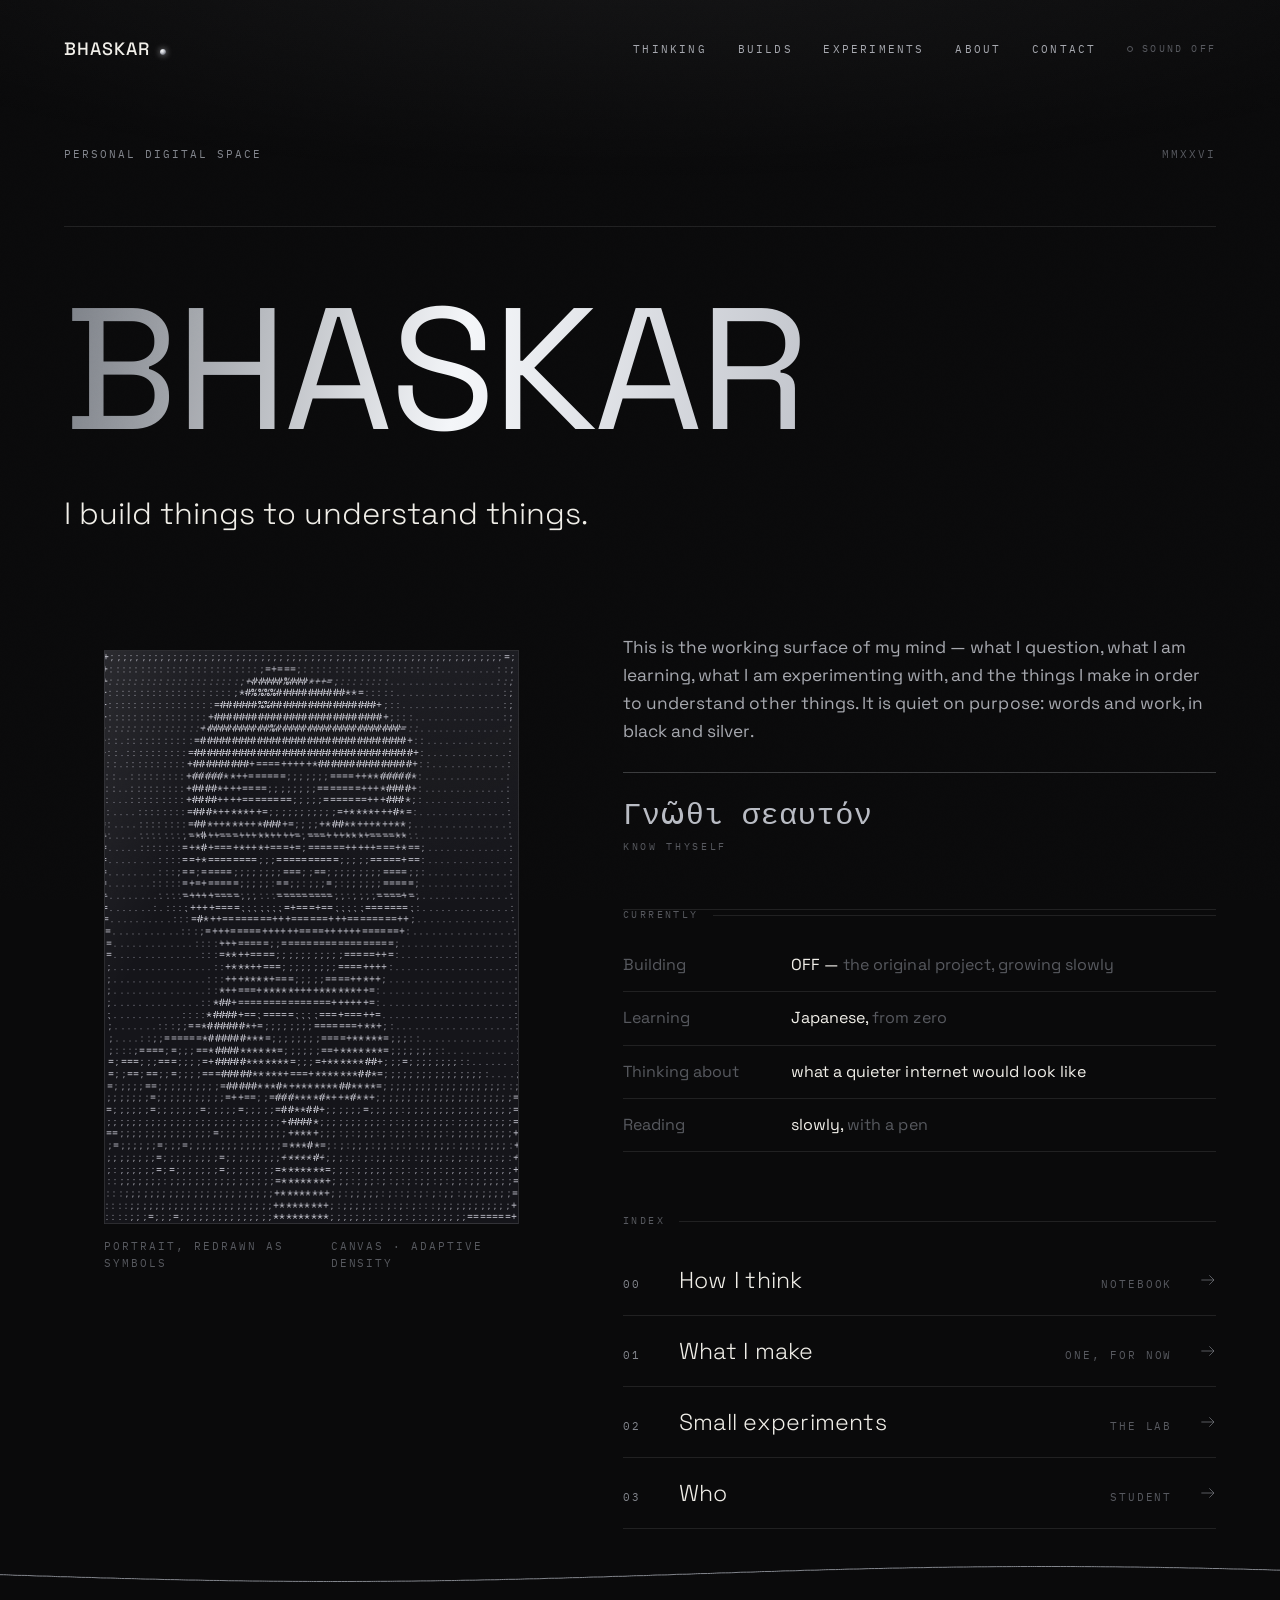
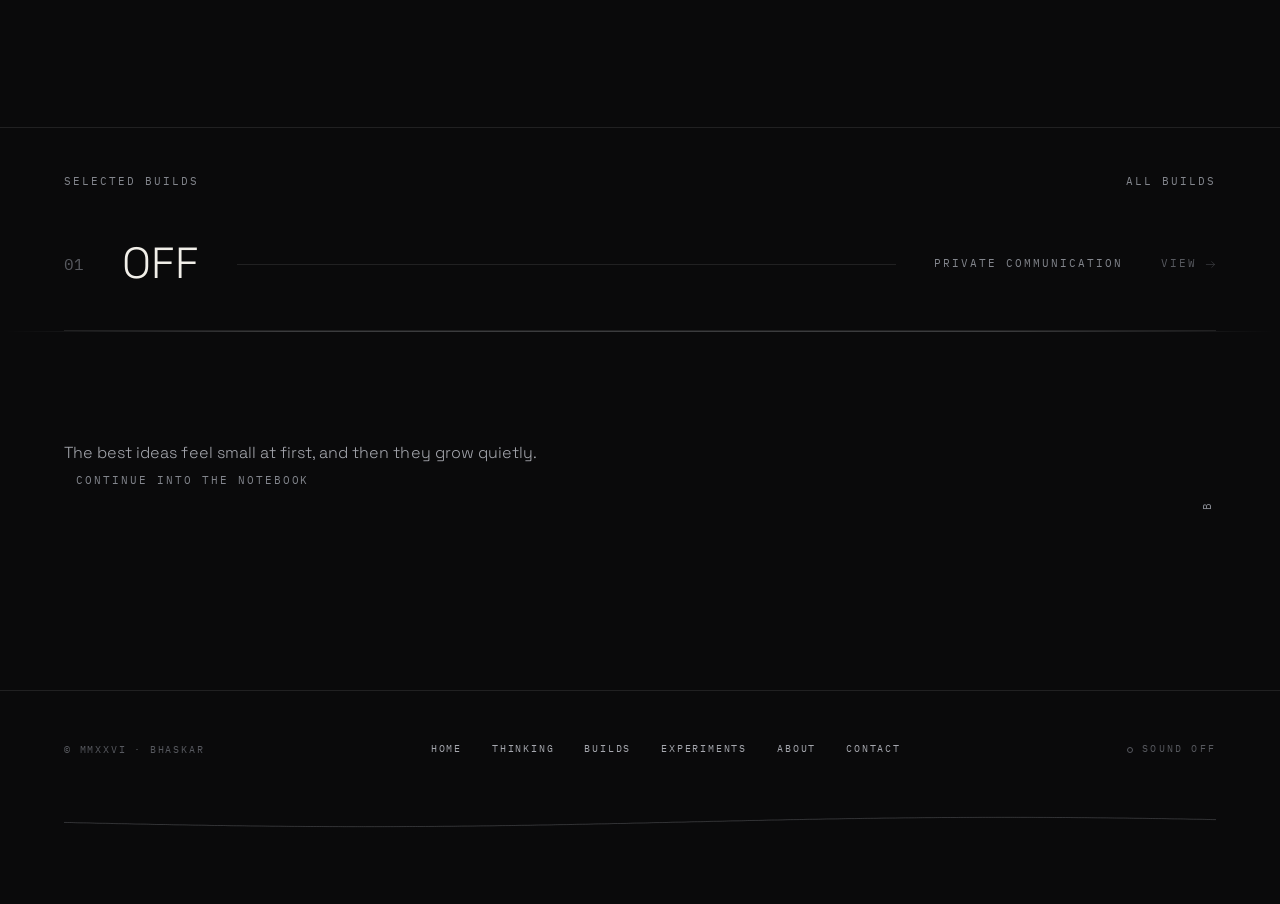
<file: index.html>
<!DOCTYPE html>
<html lang="en" class="no-js" data-base="">
<head>
  <meta charset="UTF-8">
  <meta name="viewport" content="width=device-width, initial-scale=1">
  <title>BHASKAR — builder &amp; student</title>
  <meta name="description" content="The personal digital space of Bhaskar. Thinking in public, quiet experiments, and things built to understand things.">
  <link rel="canonical" href="/">
  <link rel="icon" type="image/svg+xml" href="favicon.svg">
  <link rel="manifest" href="manifest.webmanifest">
  <meta name="theme-color" content="#0a0a0b">

  <meta property="og:type" content="website">
  <meta property="og:site_name" content="BHASKAR">
  <meta property="og:title" content="BHASKAR">
  <meta property="og:description" content="Thinking in public, quiet experiments, and things built to understand things.">
  <meta property="og:url" content="/">
  <meta name="twitter:card" content="summary">
  <meta name="twitter:title" content="BHASKAR">
  <meta name="twitter:description" content="Thinking in public, quiet experiments, and things built to understand things.">

  <link rel="preload" href="assets/fonts/SpaceGrotesk-Variable.woff2" as="font" type="font/woff2" crossorigin>
  <link rel="preload" href="assets/fonts/IBMPlexMono-Regular.woff2" as="font" type="font/woff2" crossorigin>
  <link rel="stylesheet" href="css/styles.css">

  <!-- unknown-route guard: hosts with SPA-style fallback otherwise serve
       the homepage at any missing path. Inline so it works even where
       external assets cannot resolve. -->
  <script>
    (function () {
      var p = location.pathname;
      if (location.protocol === 'file:') return;
      var known = ['/', '/index.html', '/thinking/', '/thinking/index.html',
        '/builds/', '/builds/index.html', '/builds/off/', '/builds/off/index.html',
        '/experiments/', '/experiments/index.html',
        '/about/', '/about/index.html', '/contact/', '/contact/index.html', '/404.html'];
      var assets = ['/assets/', '/css/', '/js/'];
      var statics = ['/favicon.svg', '/manifest.webmanifest', '/robots.txt', '/sitemap.xml'];
      function ok() {
        if (known.indexOf(p) !== -1) return true;
        for (var i = 0; i < assets.length; i++) if (p.indexOf(assets[i]) === 0) return true;
        for (var i = 0; i < statics.length; i++) if (p === statics[i]) return true;
        return false;
      }
      if (!ok()) {
        try { history.replaceState(null, '', p); } catch (e) {}
        location.replace('/404.html');
      }
    })();
  </script>

  <script src="js/loader.js" defer></script>
</head>
<body class="page-home">
  <div class="loader" role="status" aria-label="Loading">
    <div class="loader-inner">
      <span class="loader-word">BHASKAR<span class="dot" aria-hidden="true">.</span></span>
      <span class="loader-line" aria-hidden="true"></span>
      <span class="loader-caption mono">LOADING<span class="cursor" aria-hidden="true">_</span></span>
    </div>
  </div>


  <div class="page-shade" aria-hidden="true"></div>

  <header class="site-head wrap">
    <a class="wordmark" href="index.html" aria-label="BHASKAR — back to the top">
      BHASKAR<span class="dot" aria-hidden="true"></span>
    </a>
    <nav class="site-nav" aria-label="Primary">
      <a href="thinking/index.html">Thinking</a>
      <a href="builds/index.html">Builds</a>
      <a href="experiments/index.html">Experiments</a>
      <a href="about/index.html">About</a>
      <a href="contact/index.html">Contact</a>
      <button class="sound-toggle" type="button" data-sound-toggle aria-pressed="false" aria-label="Toggle sound">
        <span class="led" aria-hidden="true"></span><span data-sound-label>SOUND OFF</span>
      </button>
    </nav>
    <button class="menu-toggle" type="button" aria-expanded="false" aria-controls="menuPanel">MENU</button>
  </header>

  <div class="menu-panel" id="menuPanel" aria-hidden="true">
    <a href="index.html"><span class="n">00</span>Home</a>
    <a href="thinking/index.html"><span class="n">01</span>Thinking</a>
    <a href="builds/index.html"><span class="n">02</span>Builds</a>
    <a href="experiments/index.html"><span class="n">03</span>Experiments</a>
    <a href="about/index.html"><span class="n">04</span>About</a>
    <a href="contact/index.html"><span class="n">05</span>Contact</a>
    <div class="menu-foot caps">BHASKAR · MMXXVI</div>
  </div>

  <main id="main">
    <section class="home-hero wrap" aria-labelledby="home-title">
      <div class="home-meta">
        <span class="caps caps--silver">Personal digital space</span>
        <span class="caps caps--dim">MMXXVI</span>
      </div>

      <h1 id="home-title" class="home-title metal">BHASKAR</h1>

      <p class="home-lede">
        I build things to understand things.
      </p>

      <div class="home-grid">
        <figure class="portrait" data-reveal>
          <div class="portrait__frame">
            <canvas data-portrait
                    data-src="assets/images/portrait/portrait.webp"
                    data-fallback="portraitFallback"
                    aria-label="Portrait of Bhaskar redrawn as a field of characters"></canvas>
            <img id="portraitFallback"
                 src="assets/images/portrait/portrait.webp"
                 alt="Portrait of Bhaskar"
                 width="1156" height="1600"
                 loading="lazy" decoding="async" hidden>
          </div>
          <figcaption class="portrait__caption">
            <span class="caps caps--dim">Portrait, redrawn as symbols</span>
            <span class="caps caps--dim">Canvas · adaptive density</span>
          </figcaption>
        </figure>

        <div class="home-intro">
          <p class="lead" data-reveal>
            This is the working surface of my mind — what I question, what I am
            learning, what I am experimenting with, and the things I make in
            order to understand other things. It is quiet on purpose: words and
            work, in black and silver.
          </p>

          <p class="quote-row" data-reveal style="--d:.06s">
            <span class="quote-greek">Γνῶθι σεαυτόν</span>
            <span class="quote-trans caps caps--silver">Know thyself</span>
          </p>

          <section class="currently" aria-label="Currently" data-reveal>
            <h2 class="block-label">Currently</h2>
            <dl>
              <div class="row"><dt>Building</dt><dd>OFF — <span class="t">the original project, growing slowly</span></dd></div>
              <div class="row"><dt>Learning</dt><dd>Japanese, <span class="t">from zero</span></dd></div>
              <div class="row"><dt>Thinking about</dt><dd>what a quieter internet would look like</dd></div>
              <div class="row"><dt>Reading</dt><dd>slowly, <span class="t">with a pen</span></dd></div>
            </dl>
          </section>

          <section class="page-index" aria-label="Pages" data-reveal style="--d:.15s">
            <h2 class="block-label">Index</h2>
            <div class="row">
              <span class="n caps caps--dim">00</span>
              <a class="name" href="thinking/index.html">How I think</a>
              <span class="where caps caps--dim">Notebook</span>
              <span class="arrow" aria-hidden="true"><svg viewBox="0 0 24 24" preserveAspectRatio="none"><path d="M2 12 H21 M14 5 L21 12 L14 19"/></svg></span>
            </div>
            <div class="row">
              <span class="n caps caps--dim">01</span>
              <a class="name" href="builds/index.html">What I make</a>
              <span class="where caps caps--dim">One, for now</span>
              <span class="arrow" aria-hidden="true"><svg viewBox="0 0 24 24" preserveAspectRatio="none"><path d="M2 12 H21 M14 5 L21 12 L14 19"/></svg></span>
            </div>
            <div class="row">
              <span class="n caps caps--dim">02</span>
              <a class="name" href="experiments/index.html">Small experiments</a>
              <span class="where caps caps--dim">The lab</span>
              <span class="arrow" aria-hidden="true"><svg viewBox="0 0 24 24" preserveAspectRatio="none"><path d="M2 12 H21 M14 5 L21 12 L14 19"/></svg></span>
            </div>
            <div class="row">
              <span class="n caps caps--dim">03</span>
              <a class="name" href="about/index.html">Who</a>
              <span class="where caps caps--dim">Student</span>
              <span class="arrow" aria-hidden="true"><svg viewBox="0 0 24 24" preserveAspectRatio="none"><path d="M2 12 H21 M14 5 L21 12 L14 19"/></svg></span>
            </div>
          </section>
        </div>
      </div>
    </section>

    <svg class="wave wave--line" data-wave role="presentation" aria-hidden="true"></svg>

    <section class="selected wrap" aria-label="Selected projects">
      <div class="selected-head">
        <h2 class="caps caps--silver">Selected builds</h2>
        <a class="caps u-line" href="builds/index.html" data-sound="whoosh">All builds</a>
      </div>

      <a class="row" href="builds/off/index.html" data-sound="click">
        <span class="num mono">01</span>
        <span class="name">OFF</span>
        <span class="rule" aria-hidden="true"></span>
        <span class="tag caps">Private communication</span>
        <span class="go caps">View<span class="arrow" aria-hidden="true"><svg viewBox="0 0 24 24" preserveAspectRatio="none"><path d="M2 12 H21 M14 5 L21 12 L14 19"/></svg></span></span>
      </a>
    </section>

    <div class="wrap hair"></div>

    <div class="home-end wrap" data-reveal>
      <p class="line">
        The best ideas feel small at first, and then they grow quietly.
        <a class="u-line caps caps--silver" href="thinking/index.html" style="margin-left:12px">Continue into the notebook</a>
      </p>
      <span class="sign">B</span>
    </div>
  </main>

  <footer class="site-foot">
    <div class="foot-row">
      <span class="caps">© MMXXVI · BHASKAR</span>
      <nav class="foot-links" aria-label="Footer">
        <a href="index.html">Home</a>
        <a href="thinking/index.html">Thinking</a>
        <a href="builds/index.html">Builds</a>
        <a href="experiments/index.html">Experiments</a>
        <a href="about/index.html">About</a>
        <a href="contact/index.html">Contact</a>
      </nav>
      <button class="sound-toggle" type="button" data-sound-toggle aria-pressed="false" aria-label="Toggle sound">
        <span class="led" aria-hidden="true"></span><span data-sound-label>SOUND OFF</span>
      </button>
    </div>
    <svg class="wave wave--sm wave--faint wf" data-wave role="presentation" aria-hidden="true"></svg>
  </footer>

  <script src="js/data/projects.js" defer></script>
  <script src="js/audio.js" defer></script>
  <script src="js/transitions.js" defer></script>
  <script src="js/reveal.js" defer></script>
  <script src="js/waves.js" defer></script>
  <script src="js/portrait.js" defer></script>
  <script src="js/main.js" defer></script>
</body>
</html>
</file>
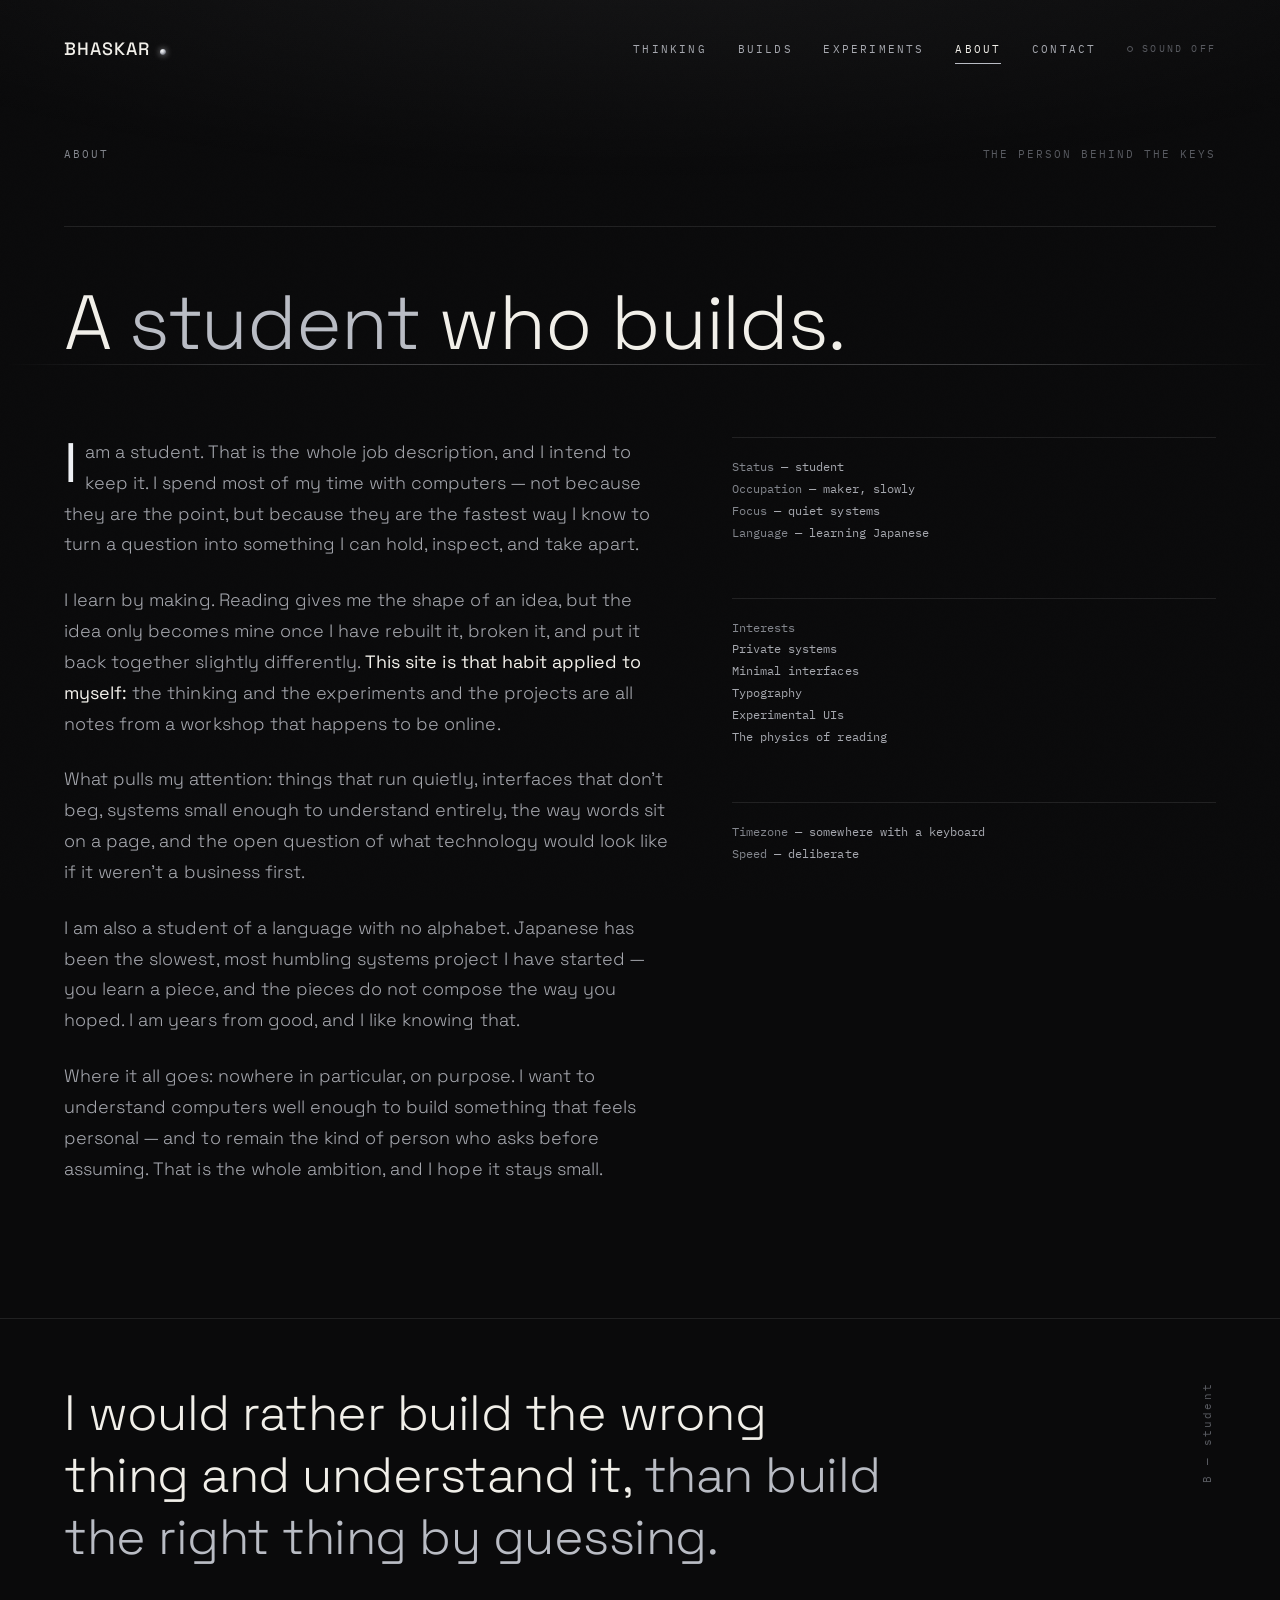
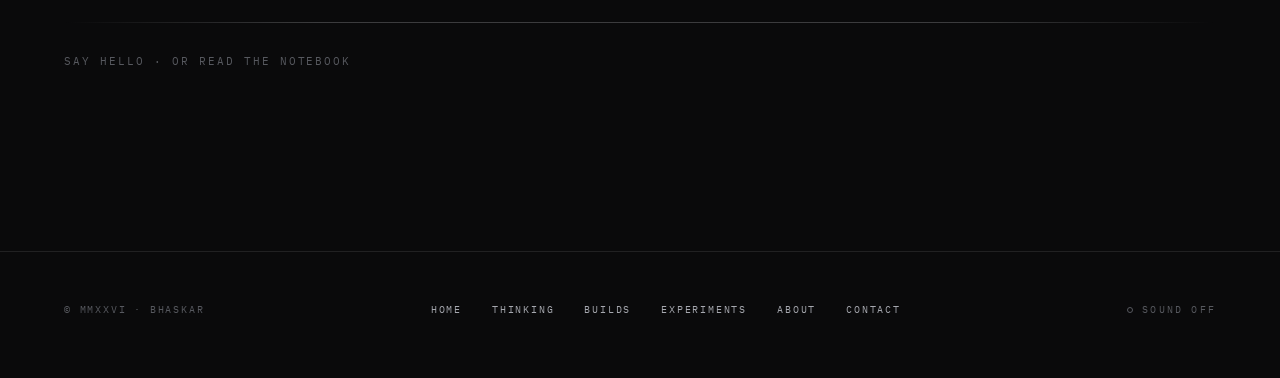
<file: about/index.html>
<!DOCTYPE html>
<html lang="en" class="no-js" data-base="../">
<head>
  <meta charset="UTF-8">
  <meta name="viewport" content="width=device-width, initial-scale=1">
  <title>ABOUT — BHASKAR</title>
  <meta name="description" content="A student who builds things to understand them. Quiet systems, minimal interfaces, and a language with no alphabet.">
  <link rel="canonical" href="/about/">
  <link rel="icon" type="image/svg+xml" href="../favicon.svg">
  <link rel="manifest" href="../manifest.webmanifest">
  <meta name="theme-color" content="#0a0a0b">

  <meta property="og:type" content="website">
  <meta property="og:site_name" content="BHASKAR">
  <meta property="og:title" content="ABOUT — BHASKAR">
  <meta property="og:description" content="A student who builds things to understand them.">
  <meta property="og:url" content="/about/">
  <meta name="twitter:card" content="summary">
  <meta name="twitter:title" content="ABOUT — BHASKAR">
  <meta name="twitter:description" content="A student who builds things to understand them.">

  <link rel="preload" href="../assets/fonts/SpaceGrotesk-Variable.woff2" as="font" type="font/woff2" crossorigin>
  <link rel="preload" href="../assets/fonts/IBMPlexMono-Regular.woff2" as="font" type="font/woff2" crossorigin>
  <link rel="stylesheet" href="../css/styles.css">

  <!-- unknown-route guard: hosts with SPA-style fallback otherwise serve
       the homepage at any missing path. Inline so it works even where
       external assets cannot resolve. -->
  <script>
    (function () {
      var p = location.pathname;
      if (location.protocol === 'file:') return;
      var known = ['/', '/index.html', '/thinking/', '/thinking/index.html',
        '/builds/', '/builds/index.html', '/builds/off/', '/builds/off/index.html',
        '/experiments/', '/experiments/index.html',
        '/about/', '/about/index.html', '/contact/', '/contact/index.html', '/404.html'];
      var assets = ['/assets/', '/css/', '/js/'];
      var statics = ['/favicon.svg', '/manifest.webmanifest', '/robots.txt', '/sitemap.xml'];
      function ok() {
        if (known.indexOf(p) !== -1) return true;
        for (var i = 0; i < assets.length; i++) if (p.indexOf(assets[i]) === 0) return true;
        for (var i = 0; i < statics.length; i++) if (p === statics[i]) return true;
        return false;
      }
      if (!ok()) {
        try { history.replaceState(null, '', p); } catch (e) {}
        location.replace('/404.html');
      }
    })();
  </script>

  <script src="../js/loader.js" defer></script>
</head>
<body class="page-about">
  <div class="loader" role="status" aria-label="Loading">
    <div class="loader-inner">
      <span class="loader-word">BHASKAR<span class="dot" aria-hidden="true">.</span></span>
      <span class="loader-line" aria-hidden="true"></span>
      <span class="loader-caption mono">LOADING<span class="cursor" aria-hidden="true">_</span></span>
    </div>
  </div>


  <div class="page-shade" aria-hidden="true"></div>

  <header class="site-head wrap">
    <a class="wordmark" href="../index.html" aria-label="BHASKAR — back to the top">
      BHASKAR<span class="dot" aria-hidden="true"></span>
    </a>
    <nav class="site-nav" aria-label="Primary">
      <a href="../thinking/index.html">Thinking</a>
      <a href="../builds/index.html">Builds</a>
      <a href="../experiments/index.html">Experiments</a>
      <a href="../about/index.html" aria-current="page">About</a>
      <a href="../contact/index.html">Contact</a>
      <button class="sound-toggle" type="button" data-sound-toggle aria-pressed="false" aria-label="Toggle sound">
        <span class="led" aria-hidden="true"></span><span data-sound-label>SOUND OFF</span>
      </button>
    </nav>
    <button class="menu-toggle" type="button" aria-expanded="false" aria-controls="menuPanel">MENU</button>
  </header>

  <div class="menu-panel" id="menuPanel" aria-hidden="true">
    <a href="../index.html"><span class="n">00</span>Home</a>
    <a href="../thinking/index.html"><span class="n">01</span>Thinking</a>
    <a href="../builds/index.html"><span class="n">02</span>Builds</a>
    <a href="../experiments/index.html"><span class="n">03</span>Experiments</a>
    <a href="../about/index.html"><span class="n">04</span>About</a>
    <a href="../contact/index.html"><span class="n">05</span>Contact</a>
    <div class="menu-foot caps">BHASKAR · MMXXVI</div>
  </div>

  <main id="main">
    <section class="about-hero wrap" aria-labelledby="about-title">
      <div class="home-meta">
        <span class="caps caps--silver">About</span>
        <span class="caps caps--dim">The person behind the keys</span>
      </div>

      <h1 id="about-title" class="about-title">
        A <span class="sil">student</span> who builds.
      </h1>
    </section>

    <div class="wrap hair" aria-hidden="true"></div>

    <section class="about-grid wrap">
      <div class="about-body" data-reveal>
        <p class="drop">
          I am a student. That is the whole job description, and I intend to
          keep it. I spend most of my time with computers — not because they are
          the point, but because they are the fastest way I know to turn a
          question into something I can hold, inspect, and take apart.
        </p>
        <p>
          I learn by making. Reading gives me the shape of an idea, but the idea
          only becomes mine once I have rebuilt it, broken it, and put it back
          together slightly differently. <strong>This site is that habit applied
          to myself:</strong> the thinking and the experiments and the projects
          are all notes from a workshop that happens to be online.
        </p>
        <p>
          What pulls my attention: things that run quietly, interfaces that
          don't beg, systems small enough to understand entirely, the way words
          sit on a page, and the open question of what technology would look
          like if it weren't a business first.
        </p>
        <p>
          I am also a student of a language with no alphabet. Japanese has been
          the slowest, most humbling systems project I have started — you learn
          a piece, and the pieces do not compose the way you hoped. I am years
          from good, and I like knowing that.
        </p>
        <p>
          Where it all goes: nowhere in particular, on purpose. I want to
          understand computers well enough to build something that feels
          personal — and to remain the kind of person who asks before assuming.
          That is the whole ambition, and I hope it stays small.
        </p>
      </div>

      <aside class="about-side" aria-label="In brief" data-reveal>
        <div class="fact">
          <div><span class="k">Status</span> — student</div>
          <div><span class="k">Occupation</span> — maker, slowly</div>
          <div><span class="k">Focus</span> — quiet systems</div>
          <div><span class="k">Language</span> — learning Japanese</div>
        </div>

        <div class="fact">
          <div><span class="k">Interests</span></div>
          <div>Private systems</div>
          <div>Minimal interfaces</div>
          <div>Typography</div>
          <div>Experimental UIs</div>
          <div>The physics of reading</div>
        </div>

        <div class="fact">
          <div><span class="k">Timezone</span> — somewhere with a keyboard</div>
          <div><span class="k">Speed</span> — deliberate</div>
        </div>
      </aside>
    </section>

    <section class="about-quote wrap" data-reveal>
      <p class="text">
        I would rather build the wrong thing and understand it,
        <span class="sil">than build the right thing by guessing.</span>
      </p>
      <span class="about-sign">B — student</span>
    </section>

    <div class="about-end wrap" data-reveal>
      <hr class="hair" aria-hidden="true">
      <p class="mono caps caps--dim" style="margin-top:30px">
        <a class="u-line" href="../contact/index.html">Say hello</a> · <a class="u-line caps" href="../thinking/index.html">or read the notebook</a>
      </p>
    </div>
  </main>

  <footer class="site-foot">
    <div class="foot-row">
      <span class="caps">© MMXXVI · BHASKAR</span>
      <nav class="foot-links" aria-label="Footer">
        <a href="../index.html">Home</a>
        <a href="../thinking/index.html">Thinking</a>
        <a href="../builds/index.html">Builds</a>
        <a href="../experiments/index.html">Experiments</a>
        <a href="../about/index.html">About</a>
        <a href="../contact/index.html">Contact</a>
      </nav>
      <button class="sound-toggle" type="button" data-sound-toggle aria-pressed="false" aria-label="Toggle sound">
        <span class="led" aria-hidden="true"></span><span data-sound-label>SOUND OFF</span>
      </button>
    </div>
  </footer>

  <script src="../js/data/projects.js" defer></script>
  <script src="../js/audio.js" defer></script>
  <script src="../js/transitions.js" defer></script>
  <script src="../js/reveal.js" defer></script>
  <script src="../js/waves.js" defer></script>
  <script src="../js/portrait.js" defer></script>
  <script src="../js/main.js" defer></script>
</body>
</html>
</file>
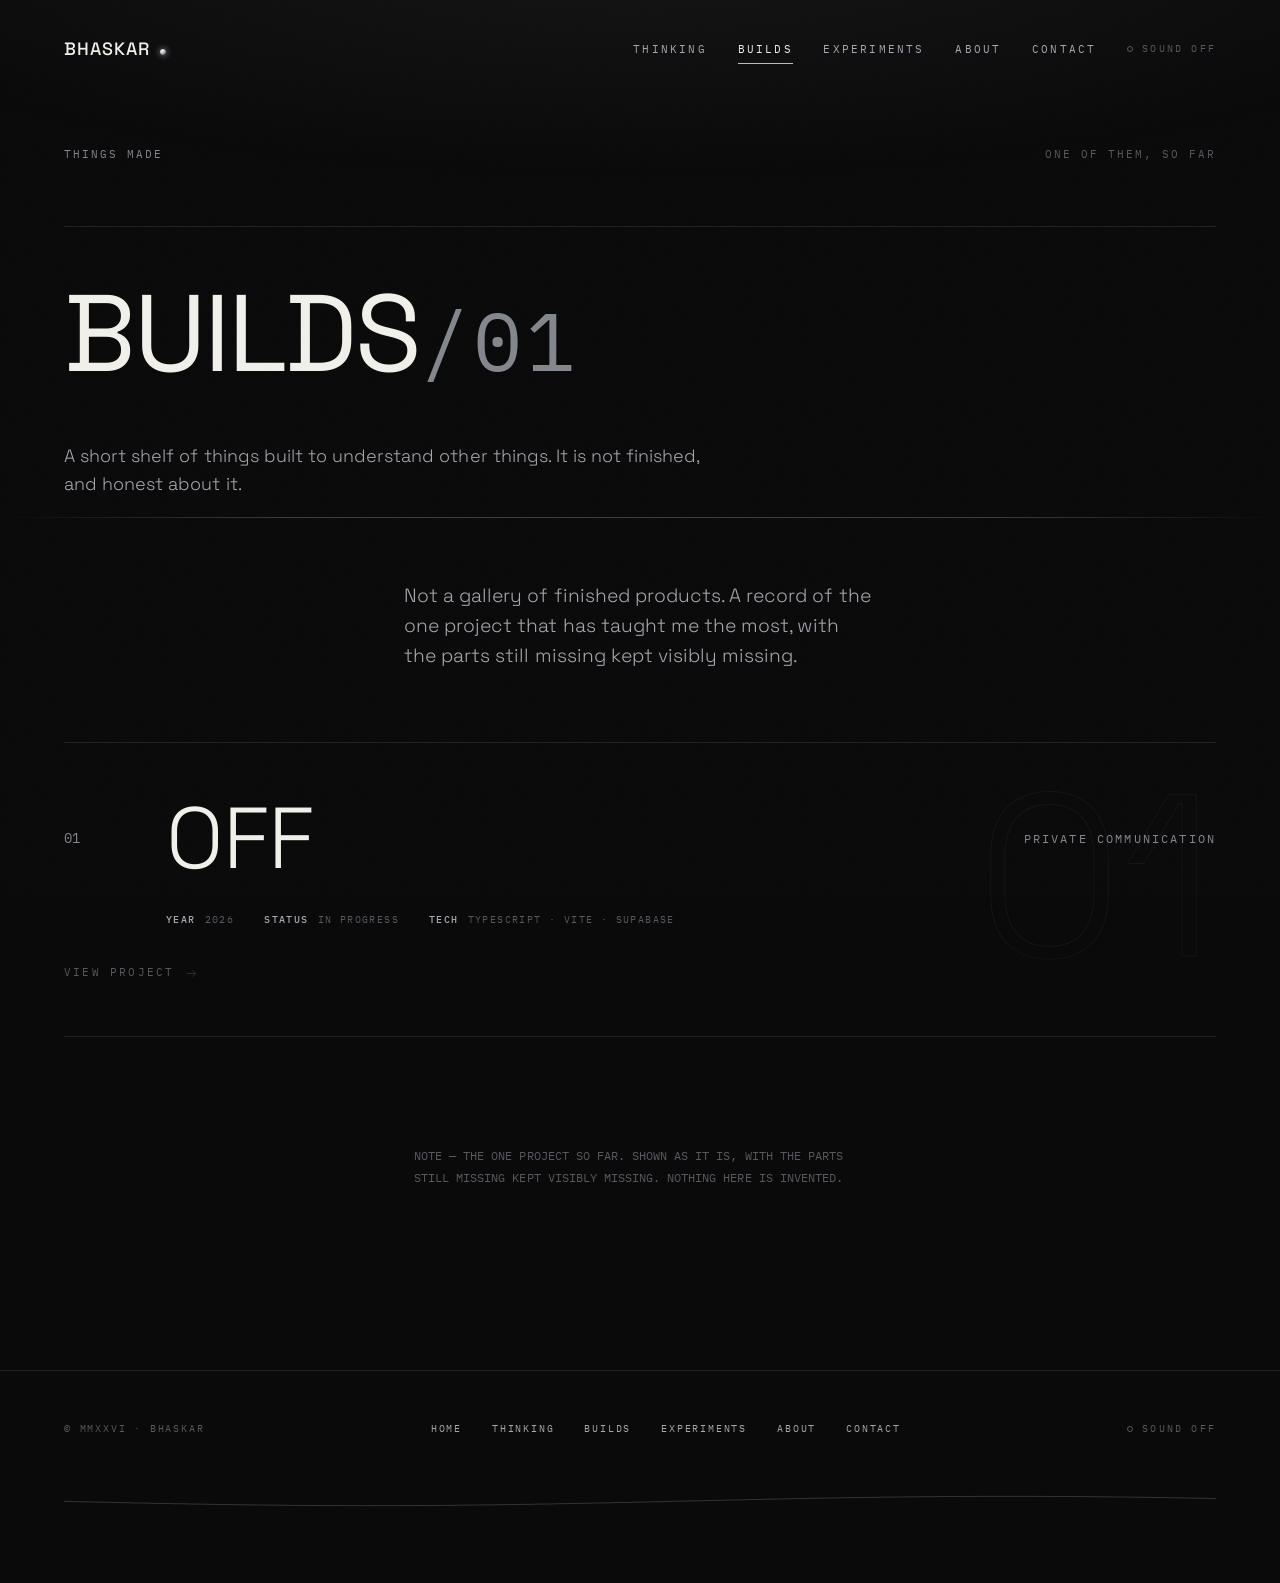
<file: builds/index.html>
<!DOCTYPE html>
<html lang="en" class="no-js" data-base="../">
<head>
  <meta charset="UTF-8">
  <meta name="viewport" content="width=device-width, initial-scale=1">
  <title>BUILDS — BHASKAR</title>
  <meta name="description" content="Things built to understand things. OFF — a private way to talk, in progress.">
  <link rel="canonical" href="/builds/">
  <link rel="icon" type="image/svg+xml" href="../favicon.svg">
  <link rel="manifest" href="../manifest.webmanifest">
  <meta name="theme-color" content="#0a0a0b">

  <meta property="og:type" content="website">
  <meta property="og:site_name" content="BHASKAR">
  <meta property="og:title" content="BUILDS — BHASKAR">
  <meta property="og:description" content="Things built to understand things. OFF — a private way to talk.">
  <meta property="og:url" content="/builds/">
  <meta name="twitter:card" content="summary">
  <meta name="twitter:title" content="BUILDS — BHASKAR">
  <meta name="twitter:description" content="Things built to understand things. OFF — a private way to talk.">

  <link rel="preload" href="../assets/fonts/SpaceGrotesk-Variable.woff2" as="font" type="font/woff2" crossorigin>
  <link rel="preload" href="../assets/fonts/IBMPlexMono-Regular.woff2" as="font" type="font/woff2" crossorigin>
  <link rel="stylesheet" href="../css/styles.css">

  <!-- unknown-route guard: hosts with SPA-style fallback otherwise serve
       the homepage at any missing path. Inline so it works even where
       external assets cannot resolve. -->
  <script>
    (function () {
      var p = location.pathname;
      if (location.protocol === 'file:') return;
      var known = ['/', '/index.html', '/thinking/', '/thinking/index.html',
        '/builds/', '/builds/index.html', '/builds/off/', '/builds/off/index.html',
        '/experiments/', '/experiments/index.html',
        '/about/', '/about/index.html', '/contact/', '/contact/index.html', '/404.html'];
      var assets = ['/assets/', '/css/', '/js/'];
      var statics = ['/favicon.svg', '/manifest.webmanifest', '/robots.txt', '/sitemap.xml'];
      function ok() {
        if (known.indexOf(p) !== -1) return true;
        for (var i = 0; i < assets.length; i++) if (p.indexOf(assets[i]) === 0) return true;
        for (var i = 0; i < statics.length; i++) if (p === statics[i]) return true;
        return false;
      }
      if (!ok()) {
        try { history.replaceState(null, '', p); } catch (e) {}
        location.replace('/404.html');
      }
    })();
  </script>

  <script src="../js/loader.js" defer></script>
</head>
<body class="page-builds">
  <div class="loader" role="status" aria-label="Loading">
    <div class="loader-inner">
      <span class="loader-word">BHASKAR<span class="dot" aria-hidden="true">.</span></span>
      <span class="loader-line" aria-hidden="true"></span>
      <span class="loader-caption mono">LOADING<span class="cursor" aria-hidden="true">_</span></span>
    </div>
  </div>


  <div class="page-shade" aria-hidden="true"></div>

  <header class="site-head wrap">
    <a class="wordmark" href="../index.html" aria-label="BHASKAR — back to the top">
      BHASKAR<span class="dot" aria-hidden="true"></span>
    </a>
    <nav class="site-nav" aria-label="Primary">
      <a href="../thinking/index.html">Thinking</a>
      <a href="../builds/index.html" aria-current="page">Builds</a>
      <a href="../experiments/index.html">Experiments</a>
      <a href="../about/index.html">About</a>
      <a href="../contact/index.html">Contact</a>
      <button class="sound-toggle" type="button" data-sound-toggle aria-pressed="false" aria-label="Toggle sound">
        <span class="led" aria-hidden="true"></span><span data-sound-label>SOUND OFF</span>
      </button>
    </nav>
    <button class="menu-toggle" type="button" aria-expanded="false" aria-controls="menuPanel">MENU</button>
  </header>

  <div class="menu-panel" id="menuPanel" aria-hidden="true">
    <a href="../index.html"><span class="n">00</span>Home</a>
    <a href="../thinking/index.html"><span class="n">01</span>Thinking</a>
    <a href="../builds/index.html"><span class="n">02</span>Builds</a>
    <a href="../experiments/index.html"><span class="n">03</span>Experiments</a>
    <a href="../about/index.html"><span class="n">04</span>About</a>
    <a href="../contact/index.html"><span class="n">05</span>Contact</a>
    <div class="menu-foot caps">BHASKAR · MMXXVI</div>
  </div>

  <main id="main">
    <section class="think-hero wrap" aria-labelledby="builds-title">
      <div class="home-meta">
        <span class="caps caps--silver">Things made</span>
        <span class="caps caps--dim">One of them, so far</span>
      </div>

      <h1 id="builds-title" class="page-title">BUILDS<span class="num">/01</span></h1>

      <div class="lede-block" data-reveal>
        <p>
          A short shelf of things built to understand other things.
          It is not finished, and honest about it.
        </p>
      </div>
    </section>

    <div class="wrap hair" aria-hidden="true"></div>

    <section class="builds-intro wrap" data-reveal>
      <p>
        Not a gallery of finished products. A record of the one project that has
        taught me the most, with the parts still missing kept visibly missing.
      </p>
    </section>

    <section class="build-list wrap" aria-label="Projects">
      <div data-project-rows></div>

      <noscript>
        <div>
          <a class="build-row" href="off/index.html">
            <span class="bnum mono">01</span>
            <span class="bname">OFF</span>
            <span class="btag mono">Private communication</span>
            <div class="meta">
              <span><b>Year</b>2026</span><span><b>Status</b>In progress</span><span><b>Tech</b>TypeScript · Vite · Supabase</span>
            </div>
            <span class="go">View project</span>
          </a>
        </div>
      </noscript>
    </section>

    <section class="build-note wrap" data-reveal>
      <p>
        NOTE — THE ONE PROJECT SO FAR. SHOWN AS IT IS, WITH THE PARTS STILL
        MISSING KEPT VISIBLY MISSING. NOTHING HERE IS INVENTED.
      </p>
    </section>
  </main>

  <footer class="site-foot">
    <div class="foot-row">
      <span class="caps">© MMXXVI · BHASKAR</span>
      <nav class="foot-links" aria-label="Footer">
        <a href="../index.html">Home</a>
        <a href="../thinking/index.html">Thinking</a>
        <a href="../builds/index.html">Builds</a>
        <a href="../experiments/index.html">Experiments</a>
        <a href="../about/index.html">About</a>
        <a href="../contact/index.html">Contact</a>
      </nav>
      <button class="sound-toggle" type="button" data-sound-toggle aria-pressed="false" aria-label="Toggle sound">
        <span class="led" aria-hidden="true"></span><span data-sound-label>SOUND OFF</span>
      </button>
    </div>
    <svg class="wave wave--sm wave--faint wf" data-wave role="presentation" aria-hidden="true"></svg>
  </footer>

  <script src="../js/data/projects.js" defer></script>
  <script src="../js/audio.js" defer></script>
  <script src="../js/transitions.js" defer></script>
  <script src="../js/reveal.js" defer></script>
  <script src="../js/waves.js" defer></script>
  <script src="../js/portrait.js" defer></script>
  <script src="../js/main.js" defer></script>
</body>
</html>
</file>
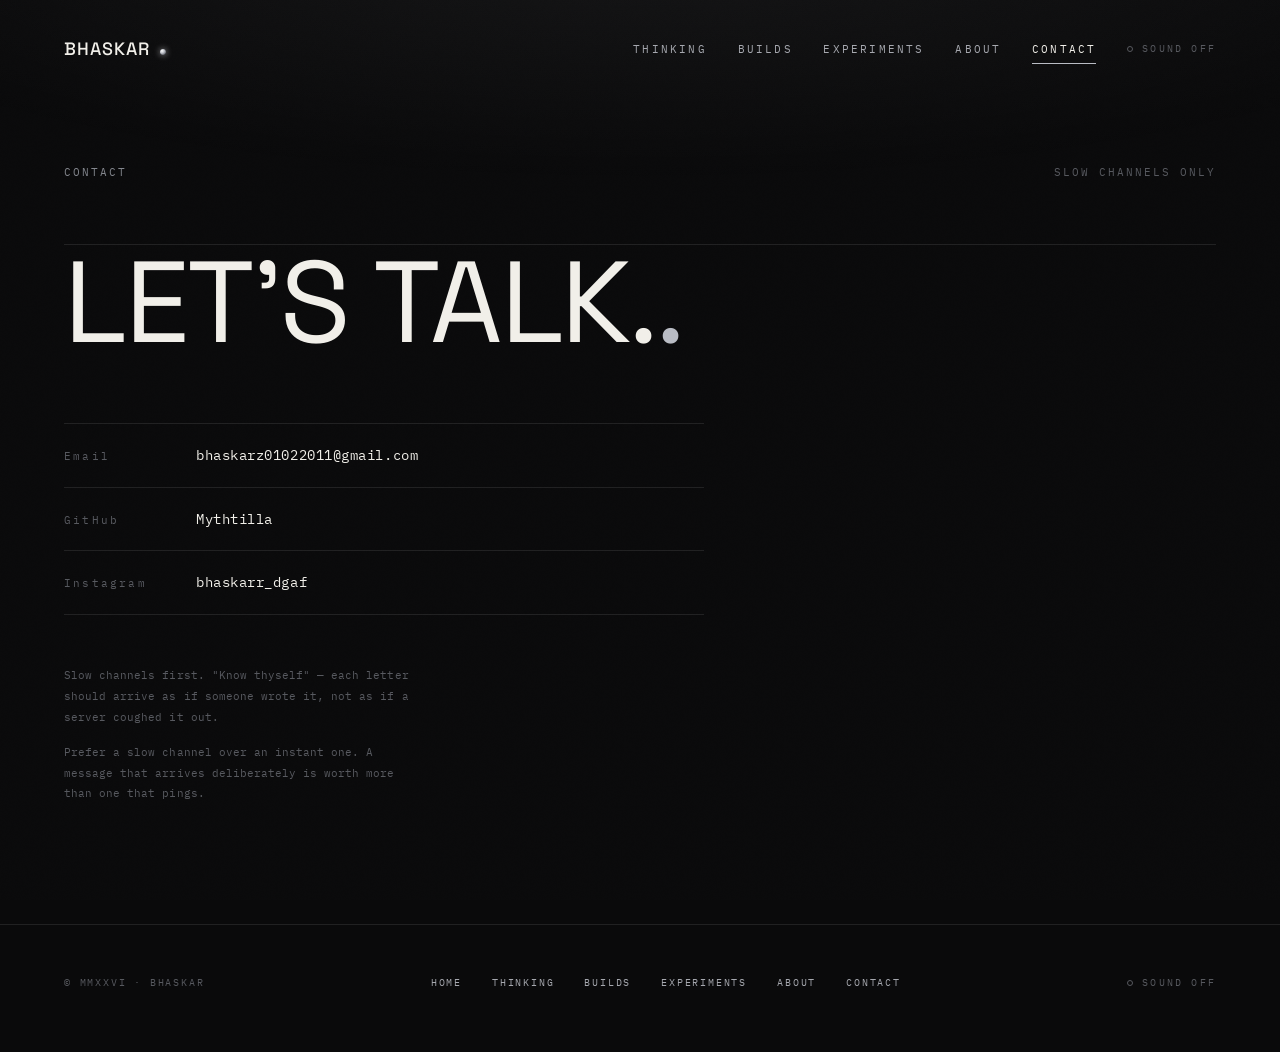
<file: contact/index.html>
<!DOCTYPE html>
<html lang="en" class="no-js" data-base="../">
<head>
  <meta charset="UTF-8">
  <meta name="viewport" content="width=device-width, initial-scale=1">
  <title>CONTACT — BHASKAR</title>
  <meta name="description" content="Slow channels only. Email, GitHub, Instagram.">
  <link rel="canonical" href="/contact/">
  <link rel="icon" type="image/svg+xml" href="../favicon.svg">
  <link rel="manifest" href="../manifest.webmanifest">
  <meta name="theme-color" content="#0a0a0b">

  <meta property="og:type" content="website">
  <meta property="og:site_name" content="BHASKAR">
  <meta property="og:title" content="CONTACT — BHASKAR">
  <meta property="og:description" content="Slow channels only. Email, GitHub, Instagram.">
  <meta property="og:url" content="/contact/">
  <meta name="twitter:card" content="summary">
  <meta name="twitter:title" content="CONTACT — BHASKAR">
  <meta name="twitter:description" content="Slow channels only.">

  <link rel="preload" href="../assets/fonts/SpaceGrotesk-Variable.woff2" as="font" type="font/woff2" crossorigin>
  <link rel="preload" href="../assets/fonts/IBMPlexMono-Regular.woff2" as="font" type="font/woff2" crossorigin>
  <link rel="stylesheet" href="../css/styles.css">

  <!-- unknown-route guard: hosts with SPA-style fallback otherwise serve
       the homepage at any missing path. Inline so it works even where
       external assets cannot resolve. -->
  <script>
    (function () {
      var p = location.pathname;
      if (location.protocol === 'file:') return;
      var known = ['/', '/index.html', '/thinking/', '/thinking/index.html',
        '/builds/', '/builds/index.html', '/builds/off/', '/builds/off/index.html',
        '/experiments/', '/experiments/index.html',
        '/about/', '/about/index.html', '/contact/', '/contact/index.html', '/404.html'];
      var assets = ['/assets/', '/css/', '/js/'];
      var statics = ['/favicon.svg', '/manifest.webmanifest', '/robots.txt', '/sitemap.xml'];
      function ok() {
        if (known.indexOf(p) !== -1) return true;
        for (var i = 0; i < assets.length; i++) if (p.indexOf(assets[i]) === 0) return true;
        for (var i = 0; i < statics.length; i++) if (p === statics[i]) return true;
        return false;
      }
      if (!ok()) {
        try { history.replaceState(null, '', p); } catch (e) {}
        location.replace('/404.html');
      }
    })();
  </script>

  <script src="../js/loader.js" defer></script>
</head>
<body class="page-contact">
  <div class="loader" role="status" aria-label="Loading">
    <div class="loader-inner">
      <span class="loader-word">BHASKAR<span class="dot" aria-hidden="true">.</span></span>
      <span class="loader-line" aria-hidden="true"></span>
      <span class="loader-caption mono">LOADING<span class="cursor" aria-hidden="true">_</span></span>
    </div>
  </div>


  <div class="page-shade" aria-hidden="true"></div>

  <header class="site-head wrap">
    <a class="wordmark" href="../index.html" aria-label="BHASKAR — back to the top">
      BHASKAR<span class="dot" aria-hidden="true"></span>
    </a>
    <nav class="site-nav" aria-label="Primary">
      <a href="../thinking/index.html">Thinking</a>
      <a href="../builds/index.html">Builds</a>
      <a href="../experiments/index.html">Experiments</a>
      <a href="../about/index.html">About</a>
      <a href="../contact/index.html" aria-current="page">Contact</a>
      <button class="sound-toggle" type="button" data-sound-toggle aria-pressed="false" aria-label="Toggle sound">
        <span class="led" aria-hidden="true"></span><span data-sound-label>SOUND OFF</span>
      </button>
    </nav>
    <button class="menu-toggle" type="button" aria-expanded="false" aria-controls="menuPanel">MENU</button>
  </header>

  <div class="menu-panel" id="menuPanel" aria-hidden="true">
    <a href="../index.html"><span class="n">00</span>Home</a>
    <a href="../thinking/index.html"><span class="n">01</span>Thinking</a>
    <a href="../builds/index.html"><span class="n">02</span>Builds</a>
    <a href="../experiments/index.html"><span class="n">03</span>Experiments</a>
    <a href="../about/index.html"><span class="n">04</span>About</a>
    <a href="../contact/index.html"><span class="n">05</span>Contact</a>
    <div class="menu-foot caps">BHASKAR · MMXXVI</div>
  </div>

  <main id="main">
    <section class="contact-hero wrap" aria-labelledby="contact-title">
      <div class="home-meta">
        <span class="caps caps--silver">Contact</span>
        <span class="caps caps--dim">Slow channels only</span>
      </div>

      <h1 id="contact-title" class="contact-title">LET'S TALK.<span class="dotend" aria-hidden="true">.</span></h1>

      <section class="contact-channel" aria-label="Channels">
        <div class="row">
          <span class="k">Email</span>
          <a class="v" href="mailto:bhaskarz01022011@gmail.com">bhaskarz01022011@gmail.com</a>
        </div>
        <div class="row">
          <span class="k">GitHub</span>
          <a class="v" href="https://github.com/Mythtilla" target="_blank" rel="noopener">Mythtilla</a>
        </div>
        <div class="row">
          <span class="k">Instagram</span>
          <a class="v" href="https://instagram.com/bhaskarr_dgaf" target="_blank" rel="noopener">bhaskarr_dgaf</a>
        </div>
      </section>

      <div class="contact-meta" data-reveal>
        <p>
          Slow channels first. "Know thyself" — each letter should arrive as if
          someone wrote it, not as if a server coughed it out.
        </p>
        <p style="margin-top:14px">
          Prefer a slow channel over an instant one. A message that arrives
          deliberately is worth more than one that pings.
        </p>
      </div>
    </section>
  </main>

  <footer class="site-foot">
    <div class="foot-row">
      <span class="caps">© MMXXVI · BHASKAR</span>
      <nav class="foot-links" aria-label="Footer">
        <a href="../index.html">Home</a>
        <a href="../thinking/index.html">Thinking</a>
        <a href="../builds/index.html">Builds</a>
        <a href="../experiments/index.html">Experiments</a>
        <a href="../about/index.html">About</a>
        <a href="../contact/index.html">Contact</a>
      </nav>
      <button class="sound-toggle" type="button" data-sound-toggle aria-pressed="false" aria-label="Toggle sound">
        <span class="led" aria-hidden="true"></span><span data-sound-label>SOUND OFF</span>
      </button>
    </div>
  </footer>

  <script src="../js/data/projects.js" defer></script>
  <script src="../js/audio.js" defer></script>
  <script src="../js/transitions.js" defer></script>
  <script src="../js/reveal.js" defer></script>
  <script src="../js/waves.js" defer></script>
  <script src="../js/portrait.js" defer></script>
  <script src="../js/main.js" defer></script>
</body>
</html>
</file>
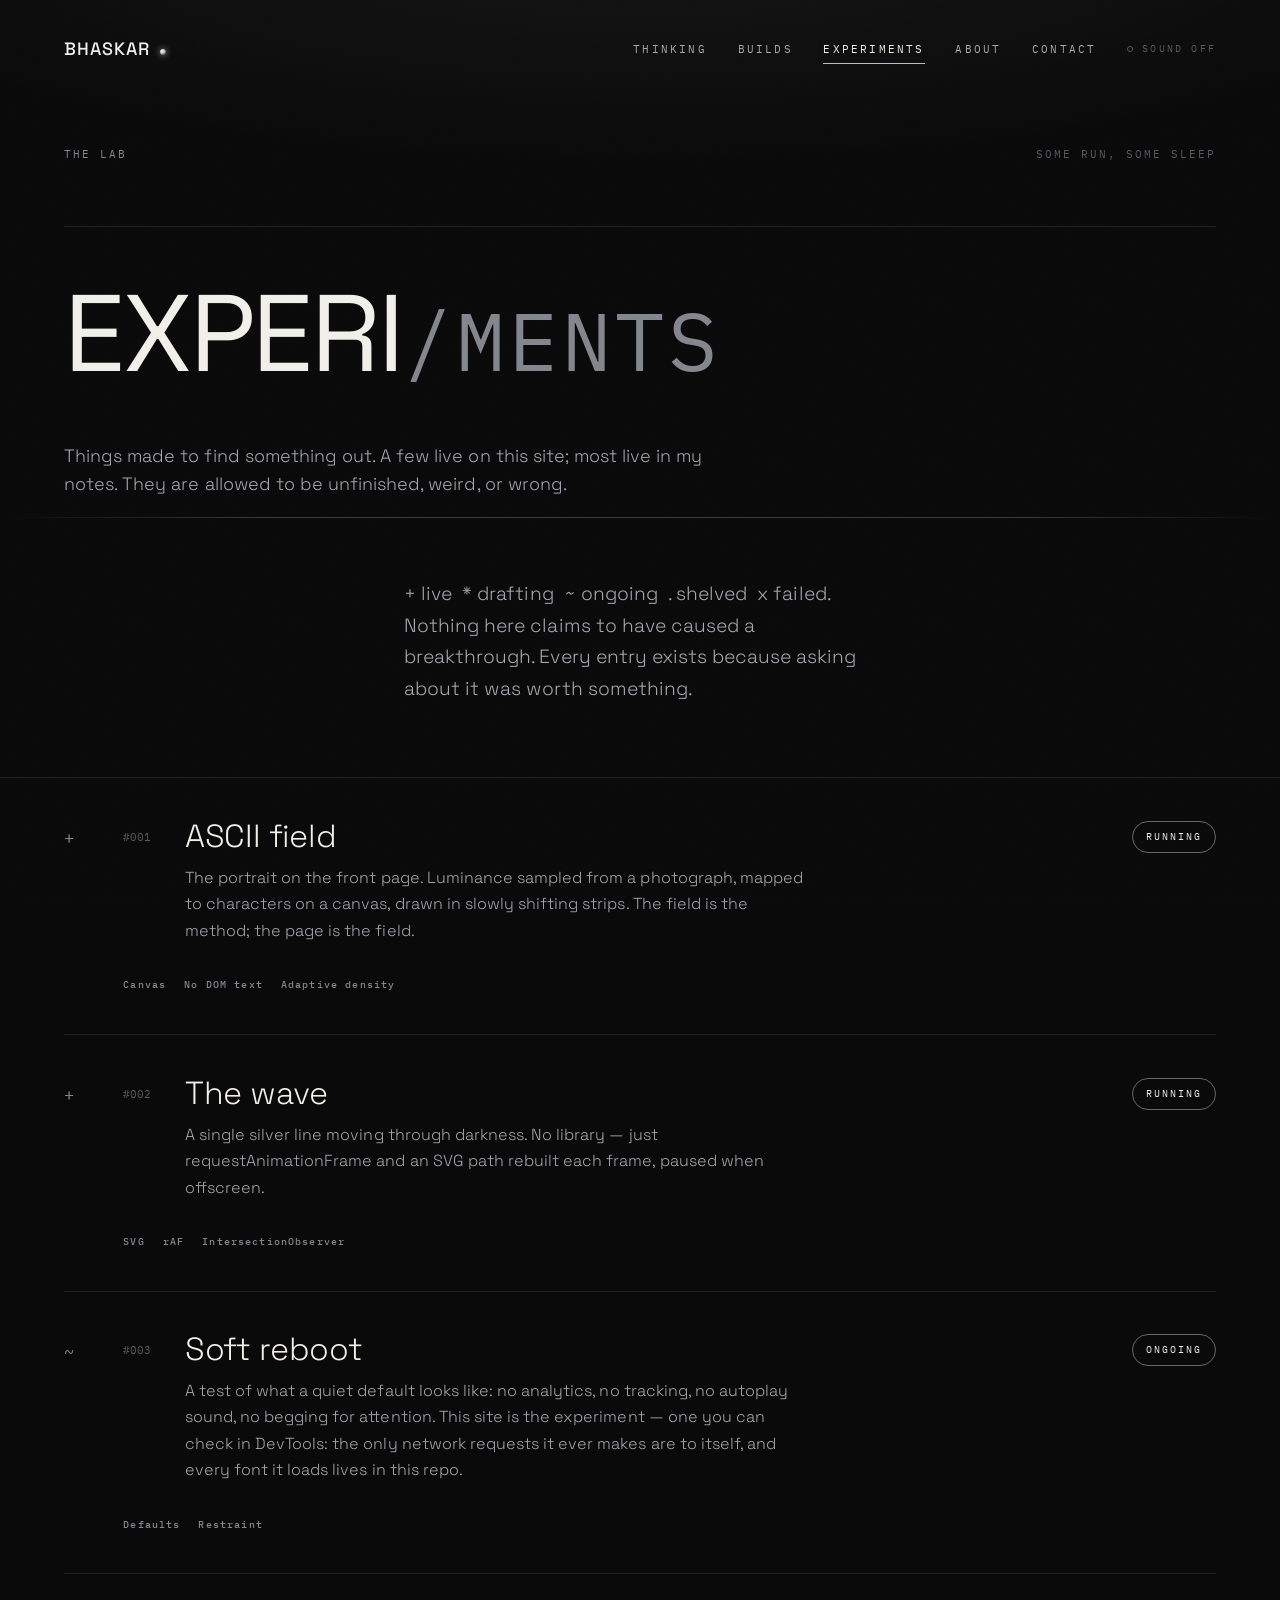
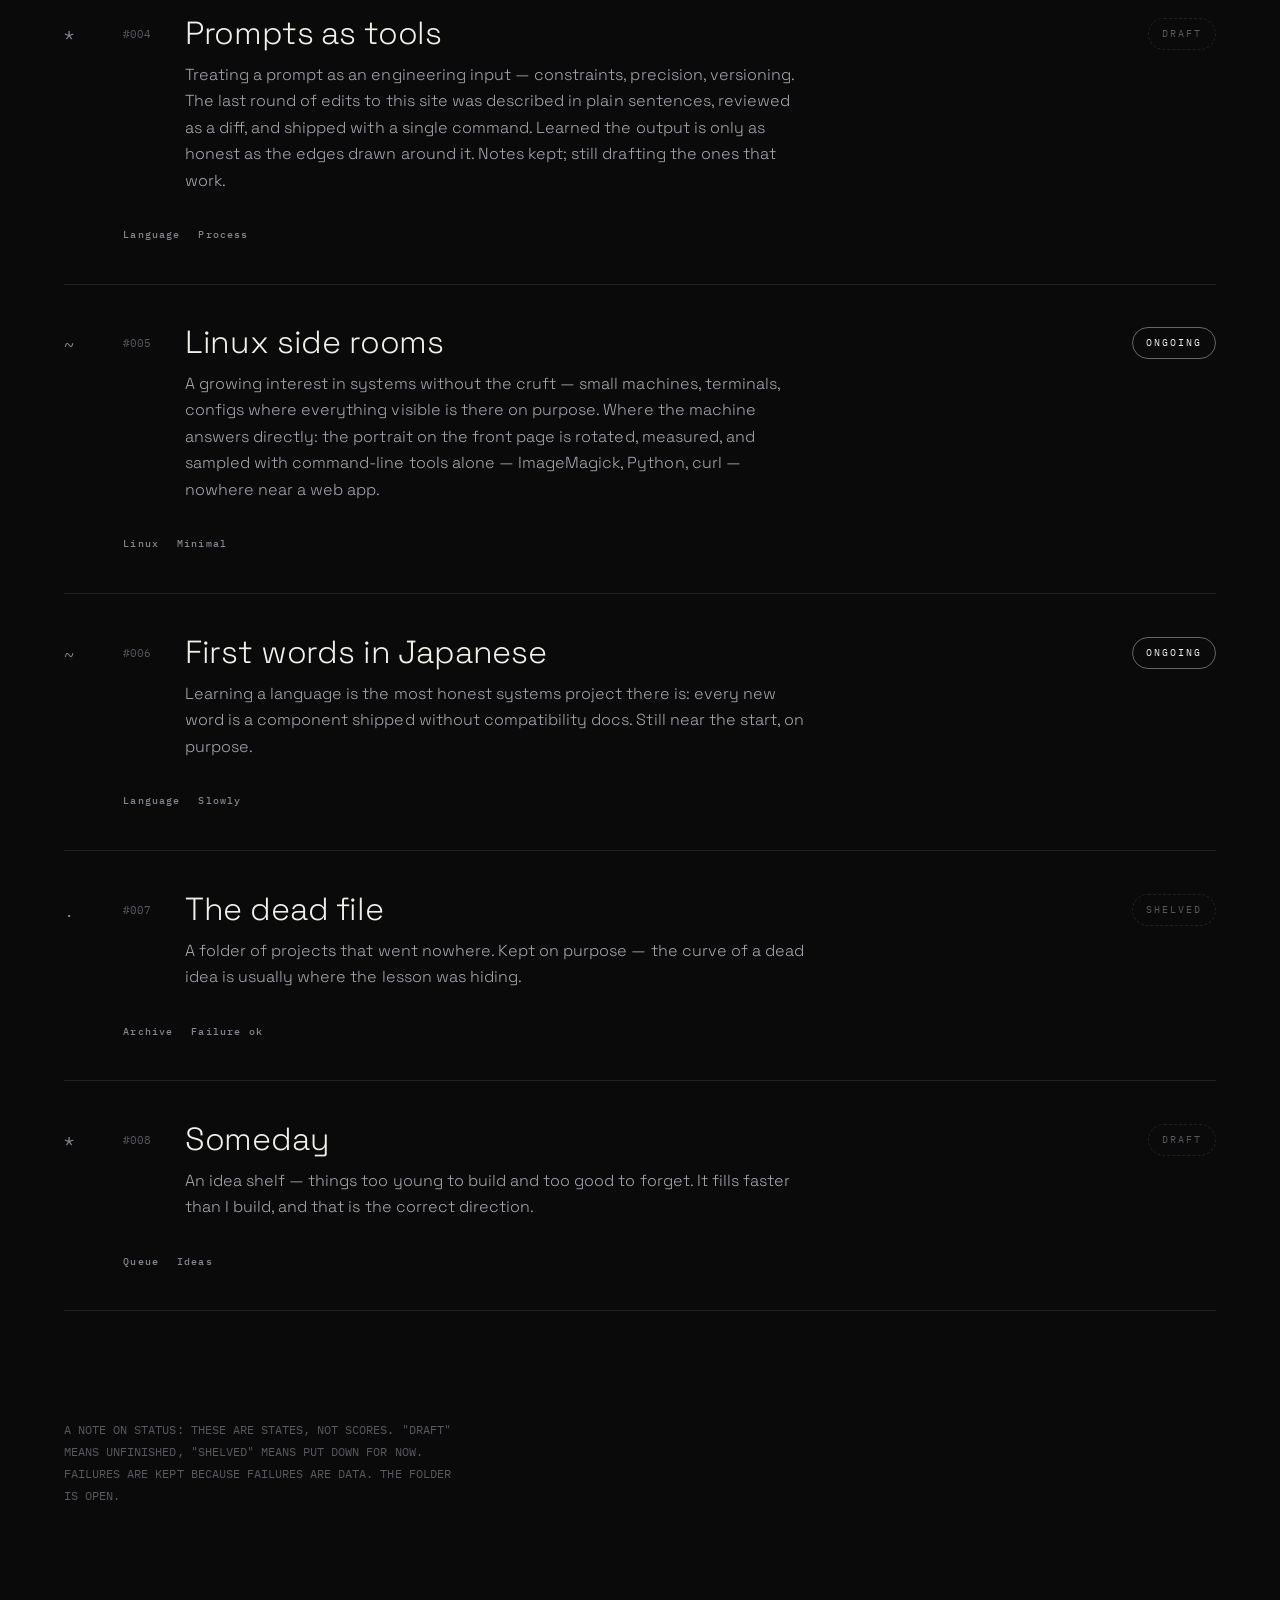
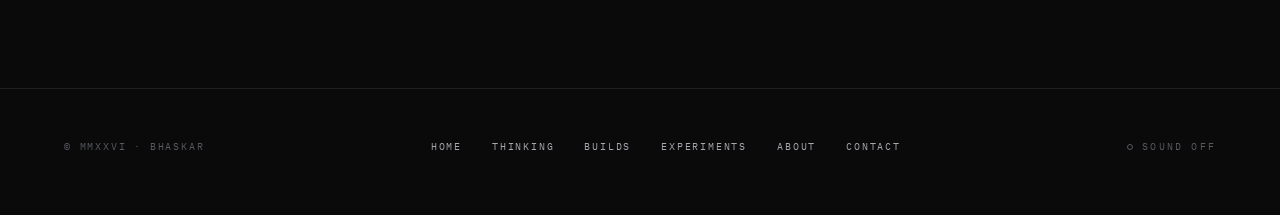
<file: experiments/index.html>
<!DOCTYPE html>
<html lang="en" class="no-js" data-base="../">
<head>
  <meta charset="UTF-8">
  <meta name="viewport" content="width=device-width, initial-scale=1">
  <title>EXPERIMENTS — BHASKAR</title>
  <meta name="description" content="A small laboratory: tiny web experiments, systems questions, failed ideas, and things made just to understand something.">
  <link rel="canonical" href="/experiments/">
  <link rel="icon" type="image/svg+xml" href="../favicon.svg">
  <link rel="manifest" href="../manifest.webmanifest">
  <meta name="theme-color" content="#0a0a0b">

  <meta property="og:type" content="website">
  <meta property="og:site_name" content="BHASKAR">
  <meta property="og:title" content="EXPERIMENTS — BHASKAR">
  <meta property="og:description" content="A small laboratory: tiny web experiments, systems questions, and things made to understand something.">
  <meta property="og:url" content="/experiments/">
  <meta name="twitter:card" content="summary">
  <meta name="twitter:title" content="EXPERIMENTS — BHASKAR">
  <meta name="twitter:description" content="A small laboratory. Things made to understand something.">

  <link rel="preload" href="../assets/fonts/SpaceGrotesk-Variable.woff2" as="font" type="font/woff2" crossorigin>
  <link rel="preload" href="../assets/fonts/IBMPlexMono-Regular.woff2" as="font" type="font/woff2" crossorigin>
  <link rel="stylesheet" href="../css/styles.css">

  <!-- unknown-route guard: hosts with SPA-style fallback otherwise serve
       the homepage at any missing path. Inline so it works even where
       external assets cannot resolve. -->
  <script>
    (function () {
      var p = location.pathname;
      if (location.protocol === 'file:') return;
      var known = ['/', '/index.html', '/thinking/', '/thinking/index.html',
        '/builds/', '/builds/index.html', '/builds/off/', '/builds/off/index.html',
        '/experiments/', '/experiments/index.html',
        '/about/', '/about/index.html', '/contact/', '/contact/index.html', '/404.html'];
      var assets = ['/assets/', '/css/', '/js/'];
      var statics = ['/favicon.svg', '/manifest.webmanifest', '/robots.txt', '/sitemap.xml'];
      function ok() {
        if (known.indexOf(p) !== -1) return true;
        for (var i = 0; i < assets.length; i++) if (p.indexOf(assets[i]) === 0) return true;
        for (var i = 0; i < statics.length; i++) if (p === statics[i]) return true;
        return false;
      }
      if (!ok()) {
        try { history.replaceState(null, '', p); } catch (e) {}
        location.replace('/404.html');
      }
    })();
  </script>

  <script src="../js/loader.js" defer></script>
</head>
<body class="page-experiments">
  <div class="loader" role="status" aria-label="Loading">
    <div class="loader-inner">
      <span class="loader-word">BHASKAR<span class="dot" aria-hidden="true">.</span></span>
      <span class="loader-line" aria-hidden="true"></span>
      <span class="loader-caption mono">LOADING<span class="cursor" aria-hidden="true">_</span></span>
    </div>
  </div>


  <div class="page-shade" aria-hidden="true"></div>

  <header class="site-head wrap">
    <a class="wordmark" href="../index.html" aria-label="BHASKAR — back to the top">
      BHASKAR<span class="dot" aria-hidden="true"></span>
    </a>
    <nav class="site-nav" aria-label="Primary">
      <a href="../thinking/index.html">Thinking</a>
      <a href="../builds/index.html">Builds</a>
      <a href="../experiments/index.html" aria-current="page">Experiments</a>
      <a href="../about/index.html">About</a>
      <a href="../contact/index.html">Contact</a>
      <button class="sound-toggle" type="button" data-sound-toggle aria-pressed="false" aria-label="Toggle sound">
        <span class="led" aria-hidden="true"></span><span data-sound-label>SOUND OFF</span>
      </button>
    </nav>
    <button class="menu-toggle" type="button" aria-expanded="false" aria-controls="menuPanel">MENU</button>
  </header>

  <div class="menu-panel" id="menuPanel" aria-hidden="true">
    <a href="../index.html"><span class="n">00</span>Home</a>
    <a href="../thinking/index.html"><span class="n">01</span>Thinking</a>
    <a href="../builds/index.html"><span class="n">02</span>Builds</a>
    <a href="../experiments/index.html"><span class="n">03</span>Experiments</a>
    <a href="../about/index.html"><span class="n">04</span>About</a>
    <a href="../contact/index.html"><span class="n">05</span>Contact</a>
    <div class="menu-foot caps">BHASKAR · MMXXVI</div>
  </div>

  <main id="main">
    <section class="exp-hero wrap" aria-labelledby="exp-title">
      <div class="home-meta">
        <span class="caps caps--silver">The lab</span>
        <span class="caps caps--dim">Some run, some sleep</span>
      </div>

      <h1 id="exp-title" class="page-title">EXPERI<span class="num">/MENTS</span></h1>

      <div class="lede-block" data-reveal>
        <p>
          Things made to find something out. A few live on this site; most live
          in my notes. They are allowed to be unfinished, weird, or wrong.
        </p>
      </div>
    </section>

    <div class="wrap hair" aria-hidden="true"></div>

    <section class="exp-intro wrap" data-reveal>
      <p>
        + live &nbsp;* drafting &nbsp;~ ongoing &nbsp;. shelved &nbsp;x failed.
        Nothing here claims to have caused a breakthrough. Every entry exists
        because asking about it was worth something.
      </p>
    </section>

    <section class="exp-list wrap" aria-label="Experiments">
      <div class="exp-item" data-reveal>
        <span class="glyph" aria-hidden="true">+</span>
        <span class="id mono">#001</span>
        <div class="what">
          <h3>ASCII field</h3>
          <p>The portrait on the front page. Luminance sampled from a photograph, mapped to characters on a canvas, drawn in slowly shifting strips. The field is the method; the page is the field.</p>
        </div>
        <span class="status status--live">Running</span>
        <div class="tags"><span><b>Canvas</b></span><span><b>No DOM text</b></span><span><b>Adaptive density</b></span></div>
      </div>

      <div class="exp-item" data-reveal>
        <span class="glyph" aria-hidden="true">+</span>
        <span class="id mono">#002</span>
        <div class="what">
          <h3>The wave</h3>
          <p>A single silver line moving through darkness. No library — just requestAnimationFrame and an SVG path rebuilt each frame, paused when offscreen.</p>
        </div>
        <span class="status status--live">Running</span>
        <div class="tags"><span><b>SVG</b></span><span><b>rAF</b></span><span><b>IntersectionObserver</b></span></div>
      </div>

      <div class="exp-item" data-reveal>
        <span class="glyph" aria-hidden="true">~</span>
        <span class="id mono">#003</span>
        <div class="what">
          <h3>Soft reboot</h3>
          <p>A test of what a quiet default looks like: no analytics, no tracking, no autoplay sound, no begging for attention. This site is the experiment — one you can check in DevTools: the only network requests it ever makes are to itself, and every font it loads lives in this repo.</p>
        </div>
        <span class="status status--live">Ongoing</span>
        <div class="tags"><span><b>Defaults</b></span><span><b>Restraint</b></span></div>
      </div>

      <div class="exp-item" data-reveal>
        <span class="glyph" aria-hidden="true">*</span>
        <span class="id mono">#004</span>
        <div class="what">
          <h3>Prompts as tools</h3>
          <p>Treating a prompt as an engineering input — constraints, precision, versioning. The last round of edits to this site was described in plain sentences, reviewed as a diff, and shipped with a single command. Learned the output is only as honest as the edges drawn around it. Notes kept; still drafting the ones that work.</p>
        </div>
        <span class="status status--idle">Draft</span>
        <div class="tags"><span><b>Language</b></span><span><b>Process</b></span></div>
      </div>

      <div class="exp-item" data-reveal>
        <span class="glyph" aria-hidden="true">~</span>
        <span class="id mono">#005</span>
        <div class="what">
          <h3>Linux side rooms</h3>
          <p>A growing interest in systems without the cruft — small machines, terminals, configs where everything visible is there on purpose. Where the machine answers directly: the portrait on the front page is rotated, measured, and sampled with command-line tools alone — ImageMagick, Python, curl — nowhere near a web app.</p>
        </div>
        <span class="status status--live">Ongoing</span>
        <div class="tags"><span><b>Linux</b></span><span><b>Minimal</b></span></div>
      </div>

      <div class="exp-item" data-reveal>
        <span class="glyph" aria-hidden="true">~</span>
        <span class="id mono">#006</span>
        <div class="what">
          <h3>First words in Japanese</h3>
          <p>Learning a language is the most honest systems project there is: every new word is a component shipped without compatibility docs. Still near the start, on purpose.</p>
        </div>
        <span class="status status--live">Ongoing</span>
        <div class="tags"><span><b>Language</b></span><span><b>Slowly</b></span></div>
      </div>

      <div class="exp-item" data-reveal>
        <span class="glyph" aria-hidden="true">.</span>
        <span class="id mono">#007</span>
        <div class="what">
          <h3>The dead file</h3>
          <p>A folder of projects that went nowhere. Kept on purpose — the curve of a dead idea is usually where the lesson was hiding.</p>
        </div>
        <span class="status status--idle">Shelved</span>
        <div class="tags"><span><b>Archive</b></span><span><b>Failure ok</b></span></div>
      </div>

      <div class="exp-item" data-reveal>
        <span class="glyph" aria-hidden="true">*</span>
        <span class="id mono">#008</span>
        <div class="what">
          <h3>Someday</h3>
          <p>An idea shelf — things too young to build and too good to forget. It fills faster than I build, and that is the correct direction.</p>
        </div>
        <span class="status status--idle">Draft</span>
        <div class="tags"><span><b>Queue</b></span><span><b>Ideas</b></span></div>
      </div>
    </section>

    <section class="exp-foot wrap" data-reveal>
      <p>
        A NOTE ON STATUS: THESE ARE STATES, NOT SCORES. "DRAFT" MEANS UNFINISHED,
        "SHELVED" MEANS PUT DOWN FOR NOW. FAILURES ARE KEPT BECAUSE FAILURES ARE
        DATA. THE FOLDER IS OPEN.
      </p>
    </section>
  </main>

  <footer class="site-foot">
    <div class="foot-row">
      <span class="caps">© MMXXVI · BHASKAR</span>
      <nav class="foot-links" aria-label="Footer">
        <a href="../index.html">Home</a>
        <a href="../thinking/index.html">Thinking</a>
        <a href="../builds/index.html">Builds</a>
        <a href="../experiments/index.html">Experiments</a>
        <a href="../about/index.html">About</a>
        <a href="../contact/index.html">Contact</a>
      </nav>
      <button class="sound-toggle" type="button" data-sound-toggle aria-pressed="false" aria-label="Toggle sound">
        <span class="led" aria-hidden="true"></span><span data-sound-label>SOUND OFF</span>
      </button>
    </div>
  </footer>

  <script src="../js/data/projects.js" defer></script>
  <script src="../js/audio.js" defer></script>
  <script src="../js/transitions.js" defer></script>
  <script src="../js/reveal.js" defer></script>
  <script src="../js/waves.js" defer></script>
  <script src="../js/portrait.js" defer></script>
  <script src="../js/main.js" defer></script>
</body>
</html>
</file>
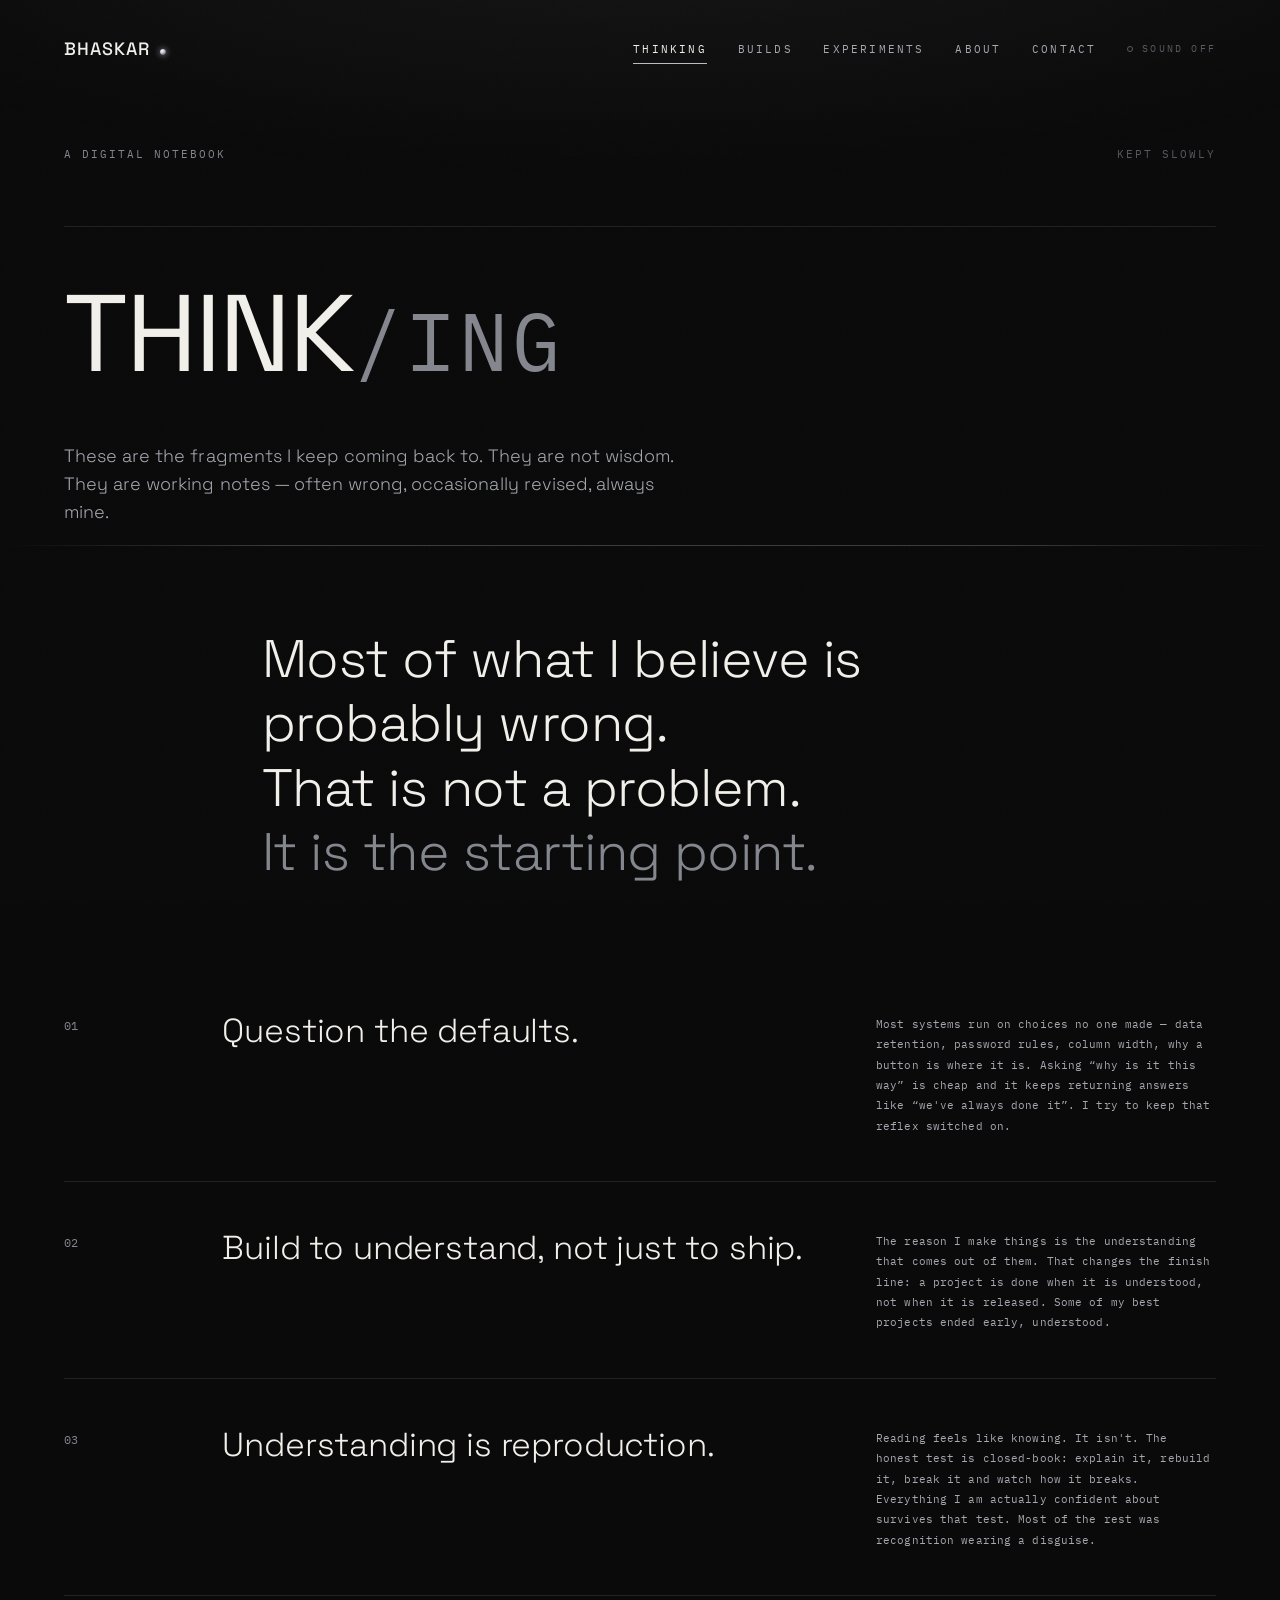
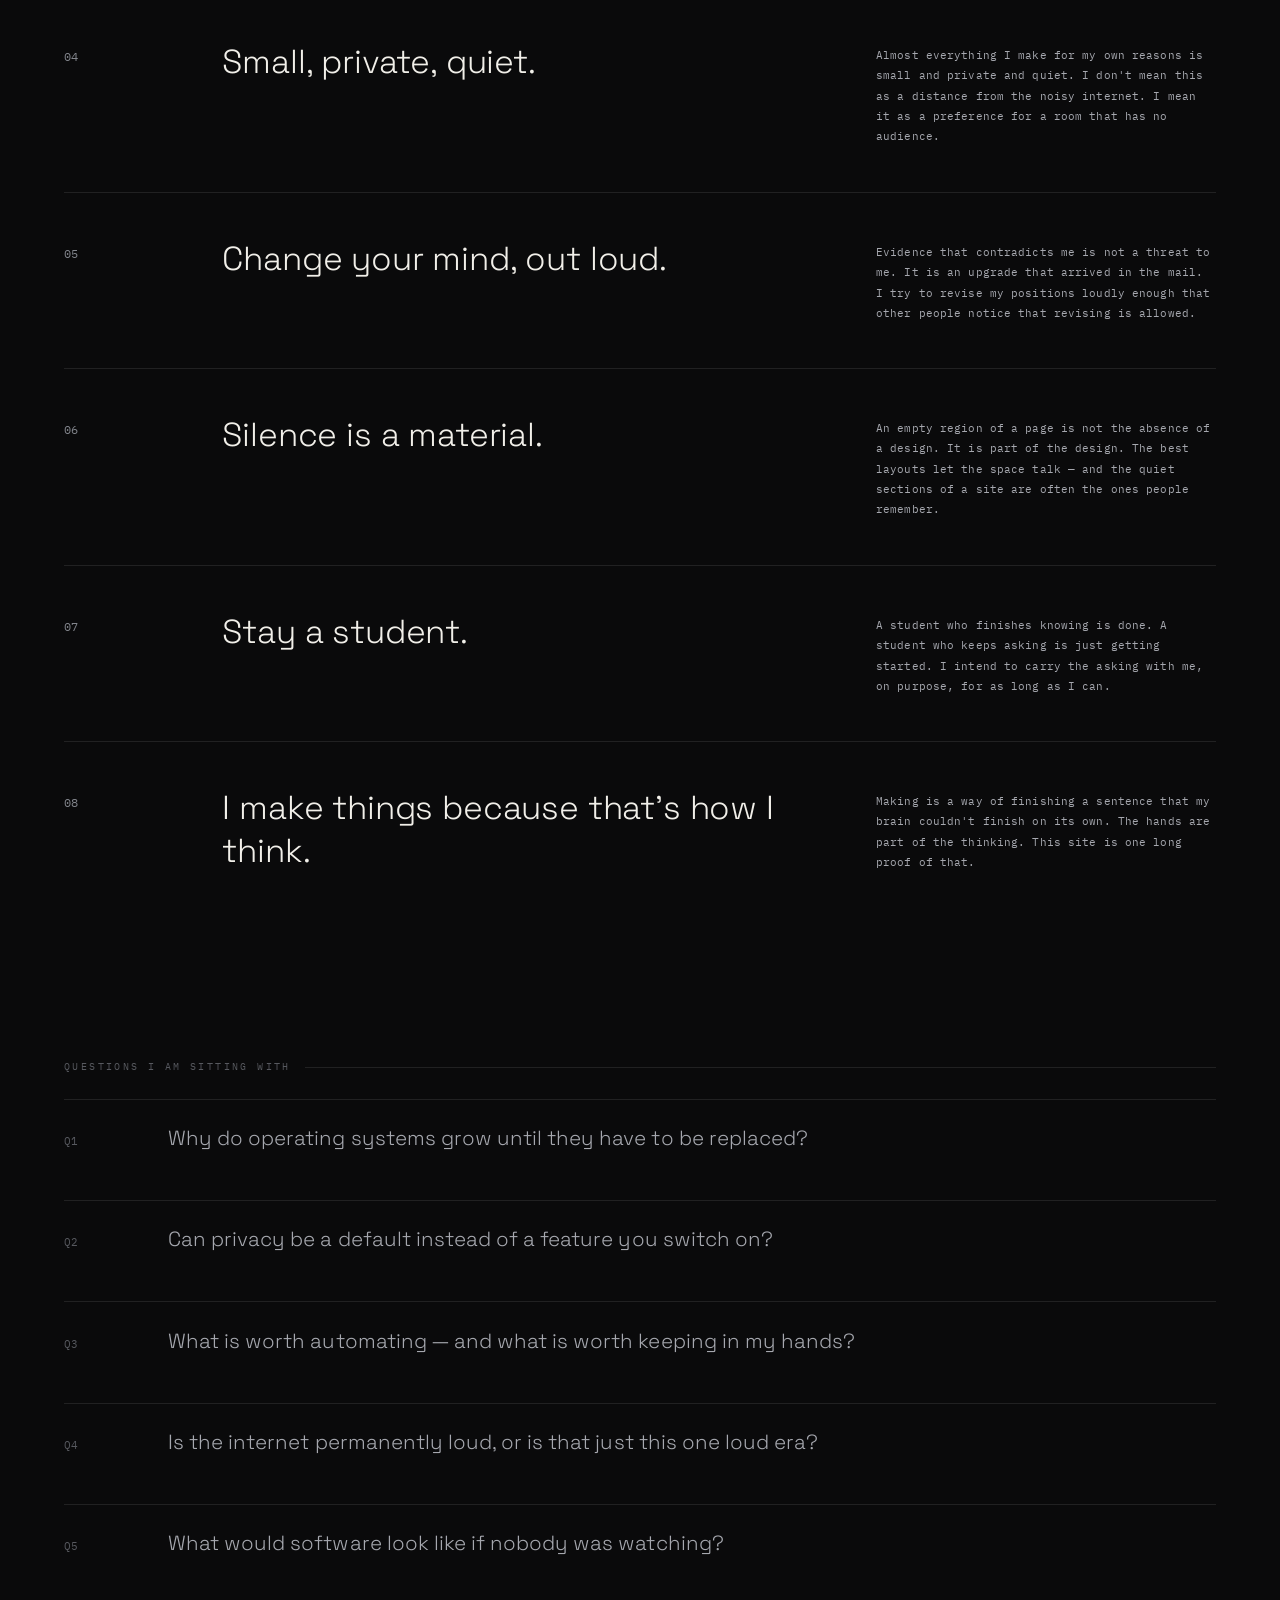
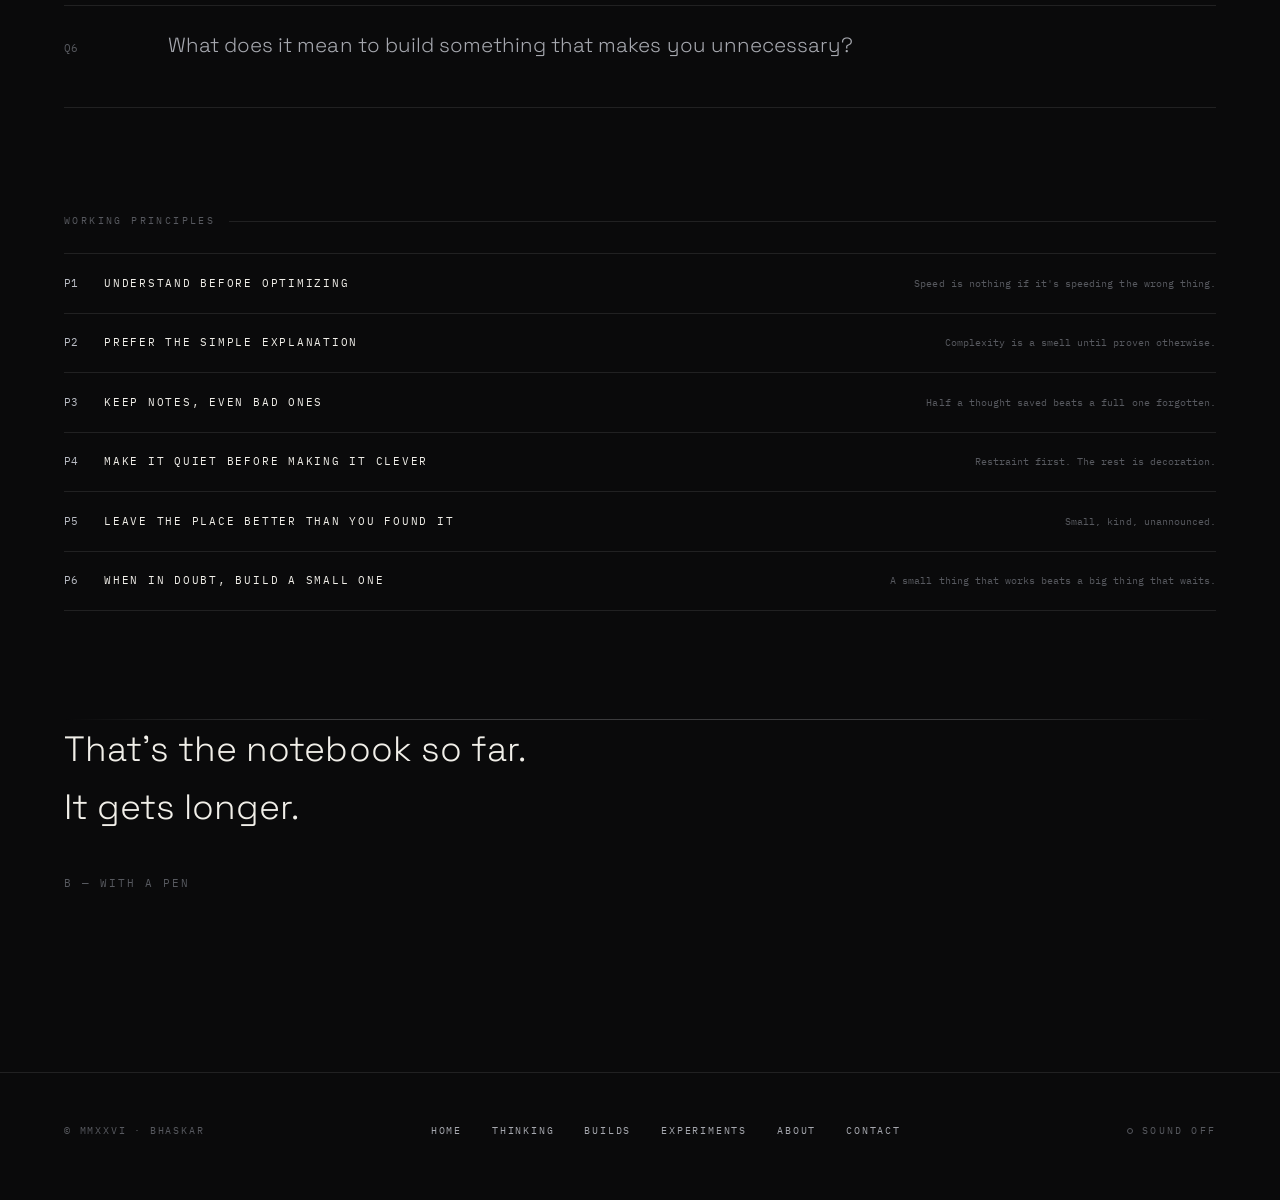
<file: thinking/index.html>
<!DOCTYPE html>
<html lang="en" class="no-js" data-base="../">
<head>
  <meta charset="UTF-8">
  <meta name="viewport" content="width=device-width, initial-scale=1">
  <title>THINKING — BHASKAR</title>
  <meta name="description" content="A notebook. Fragments of thought, principles, open questions, and the small convictions I build on.">
  <link rel="canonical" href="/thinking/">
  <link rel="icon" type="image/svg+xml" href="../favicon.svg">
  <link rel="manifest" href="../manifest.webmanifest">
  <meta name="theme-color" content="#0a0a0b">

  <meta property="og:type" content="website">
  <meta property="og:site_name" content="BHASKAR">
  <meta property="og:title" content="THINKING — BHASKAR">
  <meta property="og:description" content="A notebook. Fragments of thought, principles, open questions, and the small convictions I build on.">
  <meta property="og:url" content="/thinking/">
  <meta name="twitter:card" content="summary">
  <meta name="twitter:title" content="THINKING — BHASKAR">
  <meta name="twitter:description" content="A notebook. Fragments of thought, principles, and open questions.">

  <link rel="preload" href="../assets/fonts/SpaceGrotesk-Variable.woff2" as="font" type="font/woff2" crossorigin>
  <link rel="preload" href="../assets/fonts/IBMPlexMono-Regular.woff2" as="font" type="font/woff2" crossorigin>
  <link rel="stylesheet" href="../css/styles.css">

  <!-- unknown-route guard: hosts with SPA-style fallback otherwise serve
       the homepage at any missing path. Inline so it works even where
       external assets cannot resolve. -->
  <script>
    (function () {
      var p = location.pathname;
      if (location.protocol === 'file:') return;
      var known = ['/', '/index.html', '/thinking/', '/thinking/index.html',
        '/builds/', '/builds/index.html', '/builds/off/', '/builds/off/index.html',
        '/experiments/', '/experiments/index.html',
        '/about/', '/about/index.html', '/contact/', '/contact/index.html', '/404.html'];
      var assets = ['/assets/', '/css/', '/js/'];
      var statics = ['/favicon.svg', '/manifest.webmanifest', '/robots.txt', '/sitemap.xml'];
      function ok() {
        if (known.indexOf(p) !== -1) return true;
        for (var i = 0; i < assets.length; i++) if (p.indexOf(assets[i]) === 0) return true;
        for (var i = 0; i < statics.length; i++) if (p === statics[i]) return true;
        return false;
      }
      if (!ok()) {
        try { history.replaceState(null, '', p); } catch (e) {}
        location.replace('/404.html');
      }
    })();
  </script>

  <script src="../js/loader.js" defer></script>
</head>
<body class="page-thinking">
  <div class="loader" role="status" aria-label="Loading">
    <div class="loader-inner">
      <span class="loader-word">BHASKAR<span class="dot" aria-hidden="true">.</span></span>
      <span class="loader-line" aria-hidden="true"></span>
      <span class="loader-caption mono">LOADING<span class="cursor" aria-hidden="true">_</span></span>
    </div>
  </div>


  <div class="page-shade" aria-hidden="true"></div>

  <header class="site-head wrap">
    <a class="wordmark" href="../index.html" aria-label="BHASKAR — back to the top">
      BHASKAR<span class="dot" aria-hidden="true"></span>
    </a>
    <nav class="site-nav" aria-label="Primary">
      <a href="../thinking/index.html" aria-current="page">Thinking</a>
      <a href="../builds/index.html">Builds</a>
      <a href="../experiments/index.html">Experiments</a>
      <a href="../about/index.html">About</a>
      <a href="../contact/index.html">Contact</a>
      <button class="sound-toggle" type="button" data-sound-toggle aria-pressed="false" aria-label="Toggle sound">
        <span class="led" aria-hidden="true"></span><span data-sound-label>SOUND OFF</span>
      </button>
    </nav>
    <button class="menu-toggle" type="button" aria-expanded="false" aria-controls="menuPanel">MENU</button>
  </header>

  <div class="menu-panel" id="menuPanel" aria-hidden="true">
    <a href="../index.html"><span class="n">00</span>Home</a>
    <a href="../thinking/index.html"><span class="n">01</span>Thinking</a>
    <a href="../builds/index.html"><span class="n">02</span>Builds</a>
    <a href="../experiments/index.html"><span class="n">03</span>Experiments</a>
    <a href="../about/index.html"><span class="n">04</span>About</a>
    <a href="../contact/index.html"><span class="n">05</span>Contact</a>
    <div class="menu-foot caps">BHASKAR · MMXXVI</div>
  </div>

  <main id="main">
    <section class="think-hero wrap" aria-labelledby="think-title">
      <div class="home-meta">
        <span class="caps caps--silver">A digital notebook</span>
        <span class="caps caps--dim">Kept slowly</span>
      </div>

      <h1 id="think-title" class="page-title">THINK<span class="num">/ING</span></h1>

      <div class="lede-block" data-reveal>
        <p>
          These are the fragments I keep coming back to. They are not wisdom.
          They are working notes — often wrong, occasionally revised, always mine.
        </p>
      </div>
    </section>

    <div class="wrap hair" aria-hidden="true"></div>

    <section class="think-opener wrap" data-reveal>
      <p>
        Most of what I believe is probably wrong.<br>
        That is not a problem.<br>
        <span class="cue">It is the starting point.</span>
      </p>
    </section>

    <section class="log wrap" aria-label="Fragments">
      <article class="entry" data-reveal>
        <div class="n">01</div>
        <p class="st">Question the defaults.</p>
        <div class="note">Most systems run on choices no one made — data retention, password rules, column width, why a button is where it is. Asking “why is it this way” is cheap and it keeps returning answers like “we've always done it”. I try to keep that reflex switched on.</div>
      </article>

      <article class="entry" data-reveal>
        <div class="n">02</div>
        <p class="st">Build to understand, not just to ship.</p>
        <div class="note">The reason I make things is the understanding that comes out of them. That changes the finish line: a project is done when it is understood, not when it is released. Some of my best projects ended early, understood.</div>
      </article>

      <article class="entry" data-reveal>
        <div class="n">03</div>
        <p class="st">Understanding is reproduction.</p>
        <div class="note">Reading feels like knowing. It isn't. The honest test is closed-book: explain it, rebuild it, break it and watch how it breaks. Everything I am actually confident about survives that test. Most of the rest was recognition wearing a disguise.</div>
      </article>

      <article class="entry" data-reveal>
        <div class="n">04</div>
        <p class="st">Small, private, quiet.</p>
        <div class="note">Almost everything I make for my own reasons is small and private and quiet. I don't mean this as a distance from the noisy internet. I mean it as a preference for a room that has no audience.</div>
      </article>

      <article class="entry" data-reveal>
        <div class="n">05</div>
        <p class="st">Change your mind, out loud.</p>
        <div class="note">Evidence that contradicts me is not a threat to me. It is an upgrade that arrived in the mail. I try to revise my positions loudly enough that other people notice that revising is allowed.</div>
      </article>

      <article class="entry" data-reveal>
        <div class="n">06</div>
        <p class="st">Silence is a material.</p>
        <div class="note">An empty region of a page is not the absence of a design. It is part of the design. The best layouts let the space talk — and the quiet sections of a site are often the ones people remember.</div>
      </article>

      <article class="entry" data-reveal>
        <div class="n">07</div>
        <p class="st">Stay a student.</p>
        <div class="note">A student who finishes knowing is done. A student who keeps asking is just getting started. I intend to carry the asking with me, on purpose, for as long as I can.</div>
      </article>

      <article class="entry" data-reveal>
        <div class="n">08</div>
        <p class="st">I make things because that's how I think.</p>
        <div class="note">Making is a way of finishing a sentence that my brain couldn't finish on its own. The hands are part of the thinking. This site is one long proof of that.</div>
      </article>
    </section>

    <section class="questions wrap" aria-labelledby="questions-title">
      <h2 id="questions-title" class="block-label">Questions I am sitting with</h2>
      <div class="q-list">
        <div class="q" data-reveal><span class="qn">Q1</span><p class="qt">Why do operating systems grow until they have to be replaced?</p></div>
        <div class="q" data-reveal><span class="qn">Q2</span><p class="qt">Can privacy be a default instead of a feature you switch on?</p></div>
        <div class="q" data-reveal><span class="qn">Q3</span><p class="qt">What is worth automating — and what is worth keeping in my hands?</p></div>
        <div class="q" data-reveal><span class="qn">Q4</span><p class="qt">Is the internet permanently loud, or is that just this one loud era?</p></div>
        <div class="q" data-reveal><span class="qn">Q5</span><p class="qt">What would software look like if nobody was watching?</p></div>
        <div class="q" data-reveal><span class="qn">Q6</span><p class="qt">What does it mean to build something that makes you unnecessary?</p></div>
      </div>
    </section>

    <section class="principles wrap" aria-labelledby="principles-title">
      <h2 id="principles-title" class="block-label">Working principles</h2>
      <div class="p-list">
        <div class="p" data-reveal><span class="pi">P1</span><span class="pt">Understand before optimizing</span><span class="pd">Speed is nothing if it's speeding the wrong thing.</span></div>
        <div class="p" data-reveal><span class="pi">P2</span><span class="pt">Prefer the simple explanation</span><span class="pd">Complexity is a smell until proven otherwise.</span></div>
        <div class="p" data-reveal><span class="pi">P3</span><span class="pt">Keep notes, even bad ones</span><span class="pd">Half a thought saved beats a full one forgotten.</span></div>
        <div class="p" data-reveal><span class="pi">P4</span><span class="pt">Make it quiet before making it clever</span><span class="pd">Restraint first. The rest is decoration.</span></div>
        <div class="p" data-reveal><span class="pi">P5</span><span class="pt">Leave the place better than you found it</span><span class="pd">Small, kind, unannounced.</span></div>
        <div class="p" data-reveal><span class="pi">P6</span><span class="pt">When in doubt, build a small one</span><span class="pd">A small thing that works beats a big thing that waits.</span></div>
      </div>
    </section>

    <div class="think-end wrap" data-reveal>
      <hr class="hair" aria-hidden="true">
      <p class="closing">
        That's the notebook so far.<br>
        It gets longer.
      </p>
      <p class="mono caps caps--dim" style="margin-top:26px">B — with a pen</p>
    </div>
  </main>

  <footer class="site-foot">
    <div class="foot-row">
      <span class="caps">© MMXXVI · BHASKAR</span>
      <nav class="foot-links" aria-label="Footer">
        <a href="../index.html">Home</a>
        <a href="../thinking/index.html">Thinking</a>
        <a href="../builds/index.html">Builds</a>
        <a href="../experiments/index.html">Experiments</a>
        <a href="../about/index.html">About</a>
        <a href="../contact/index.html">Contact</a>
      </nav>
      <button class="sound-toggle" type="button" data-sound-toggle aria-pressed="false" aria-label="Toggle sound">
        <span class="led" aria-hidden="true"></span><span data-sound-label>SOUND OFF</span>
      </button>
    </div>
  </footer>

  <script src="../js/data/projects.js" defer></script>
  <script src="../js/audio.js" defer></script>
  <script src="../js/transitions.js" defer></script>
  <script src="../js/reveal.js" defer></script>
  <script src="../js/waves.js" defer></script>
  <script src="../js/portrait.js" defer></script>
  <script src="../js/main.js" defer></script>
</body>
</html>
</file>
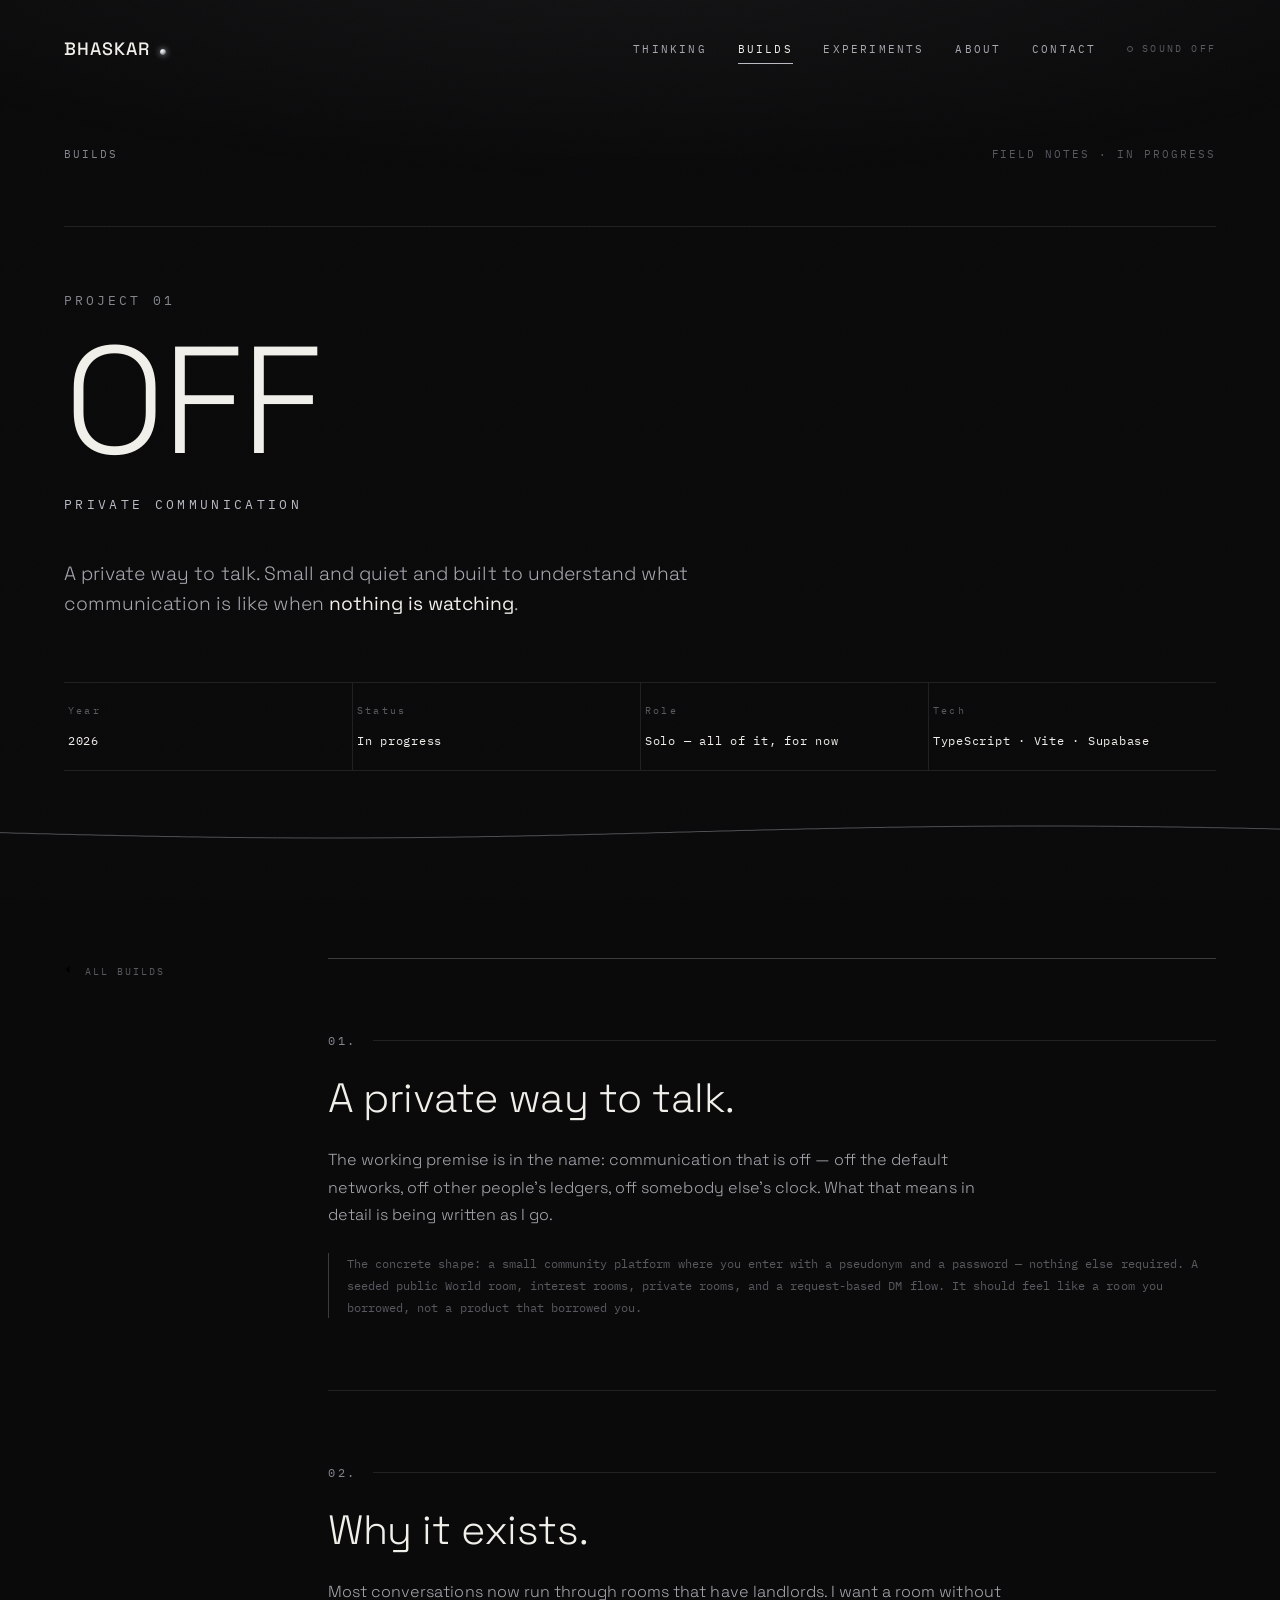
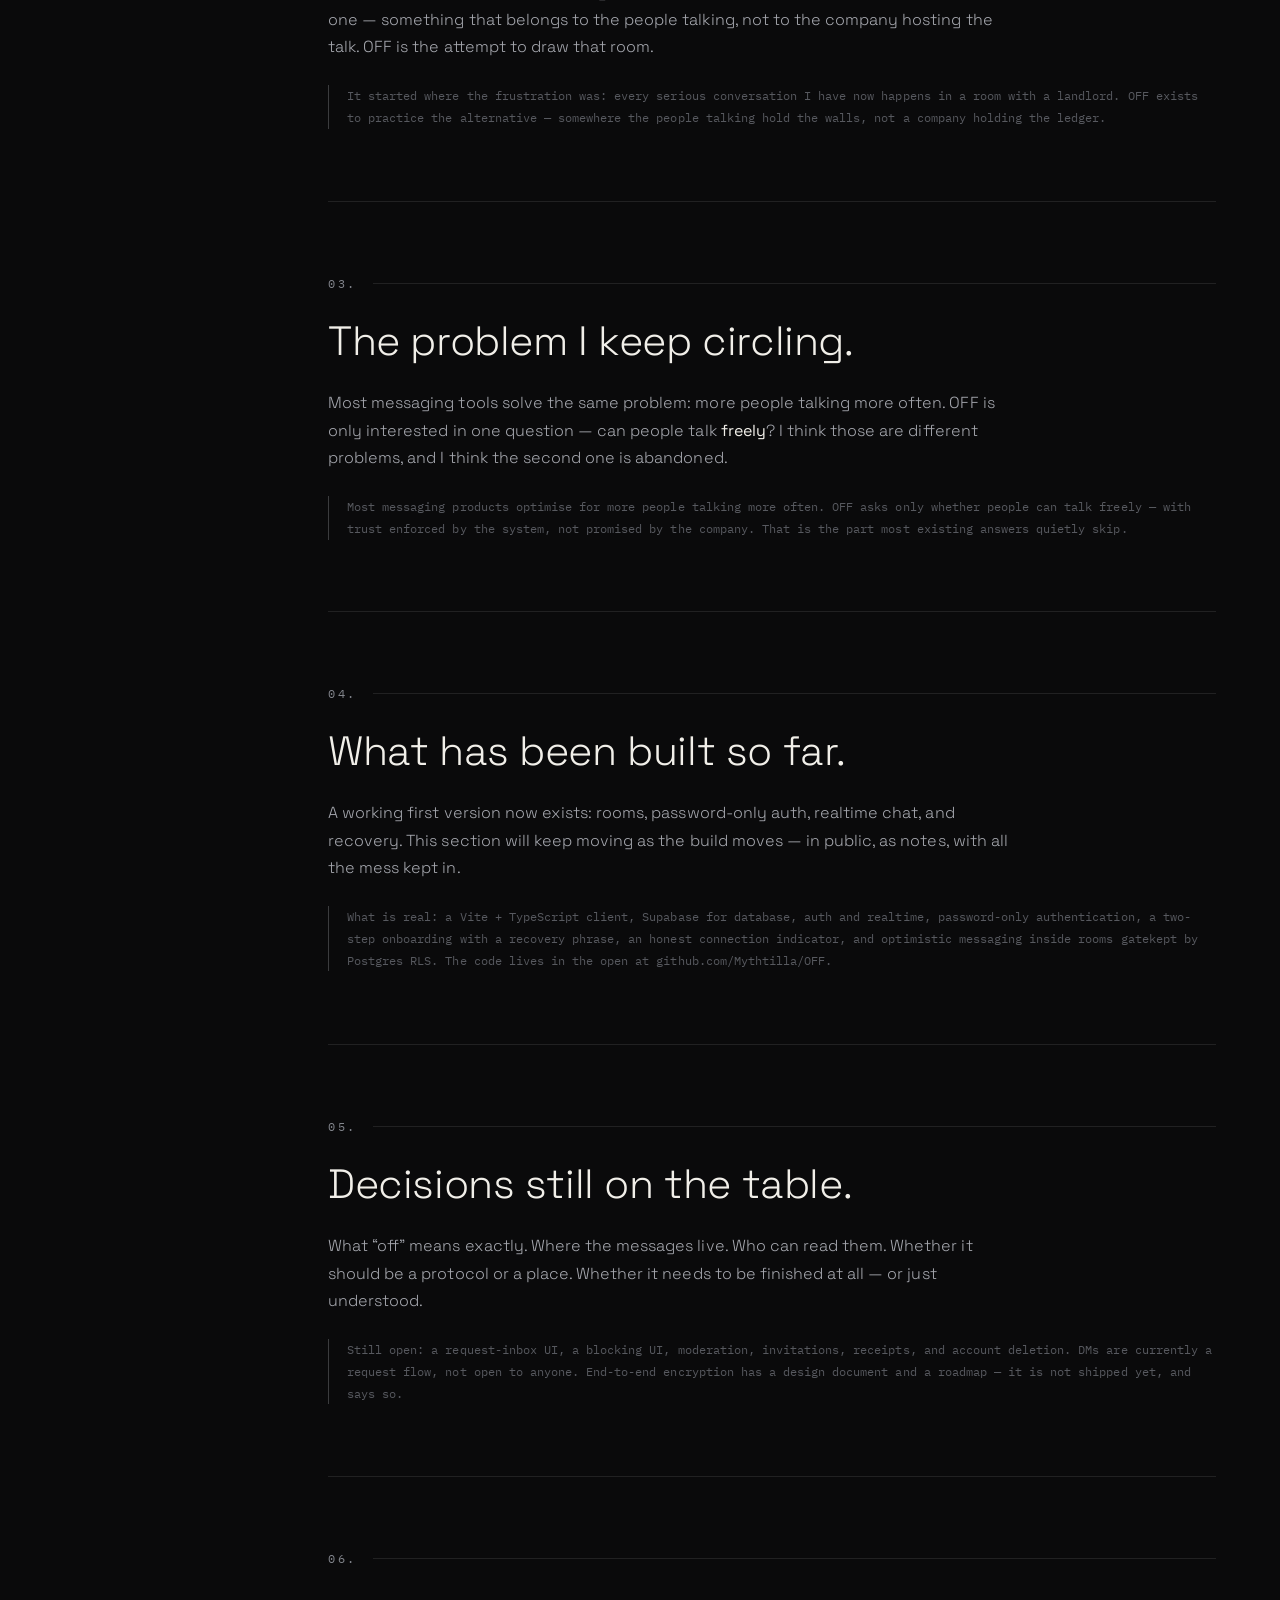
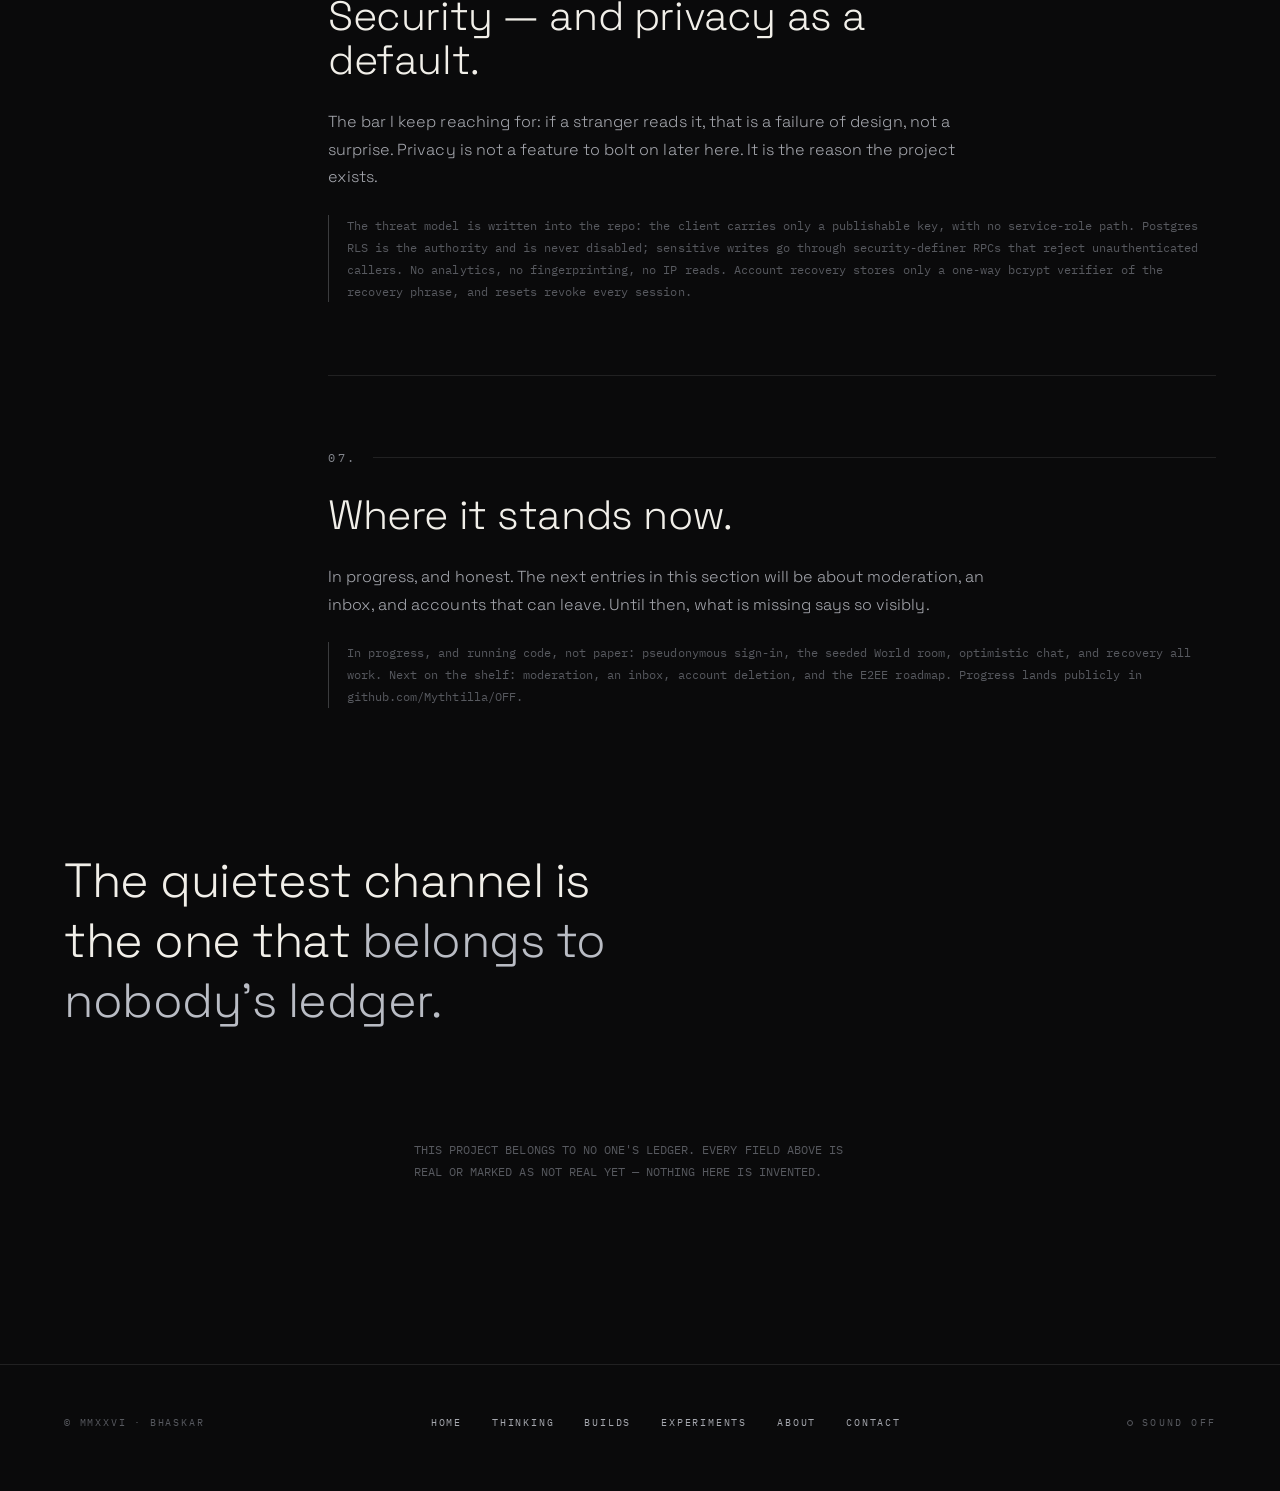
<file: builds/off/index.html>
<!DOCTYPE html>
<html lang="en" class="no-js" data-base="../../">
<head>
  <meta charset="UTF-8">
  <meta name="viewport" content="width=device-width, initial-scale=1">
  <title>OFF — BHASKAR</title>
  <meta name="description" content="OFF — a private way to talk. Communication that belongs to its owners. Case notes, in progress.">
  <link rel="canonical" href="/builds/off/">
  <link rel="icon" type="image/svg+xml" href="../../favicon.svg">
  <link rel="manifest" href="../../manifest.webmanifest">
  <meta name="theme-color" content="#0a0a0b">

  <meta property="og:type" content="website">
  <meta property="og:site_name" content="BHASKAR">
  <meta property="og:title" content="OFF — BHASKAR">
  <meta property="og:description" content="A private way to talk. Case notes, in progress.">
  <meta property="og:url" content="/builds/off/">
  <meta name="twitter:card" content="summary">
  <meta name="twitter:title" content="OFF — BHASKAR">
  <meta name="twitter:description" content="A private way to talk. Case notes, in progress.">

  <link rel="preload" href="../../assets/fonts/SpaceGrotesk-Variable.woff2" as="font" type="font/woff2" crossorigin>
  <link rel="preload" href="../../assets/fonts/IBMPlexMono-Regular.woff2" as="font" type="font/woff2" crossorigin>
  <link rel="stylesheet" href="../../css/styles.css">

  <!-- unknown-route guard: hosts with SPA-style fallback otherwise serve
       the homepage at any missing path. Inline so it works even where
       external assets cannot resolve. -->
  <script>
    (function () {
      var p = location.pathname;
      if (location.protocol === 'file:') return;
      var known = ['/', '/index.html', '/thinking/', '/thinking/index.html',
        '/builds/', '/builds/index.html', '/builds/off/', '/builds/off/index.html',
        '/experiments/', '/experiments/index.html',
        '/about/', '/about/index.html', '/contact/', '/contact/index.html', '/404.html'];
      var assets = ['/assets/', '/css/', '/js/'];
      var statics = ['/favicon.svg', '/manifest.webmanifest', '/robots.txt', '/sitemap.xml'];
      function ok() {
        if (known.indexOf(p) !== -1) return true;
        for (var i = 0; i < assets.length; i++) if (p.indexOf(assets[i]) === 0) return true;
        for (var i = 0; i < statics.length; i++) if (p === statics[i]) return true;
        return false;
      }
      if (!ok()) {
        try { history.replaceState(null, '', p); } catch (e) {}
        location.replace('/404.html');
      }
    })();
  </script>

  <script src="../../js/loader.js" defer></script>
</head>
<body class="page-off">
  <div class="loader" role="status" aria-label="Loading">
    <div class="loader-inner">
      <span class="loader-word">BHASKAR<span class="dot" aria-hidden="true">.</span></span>
      <span class="loader-line" aria-hidden="true"></span>
      <span class="loader-caption mono">LOADING<span class="cursor" aria-hidden="true">_</span></span>
    </div>
  </div>


  <div class="page-shade" aria-hidden="true"></div>

  <header class="site-head wrap">
    <a class="wordmark" href="../../index.html" aria-label="BHASKAR — back to the top">
      BHASKAR<span class="dot" aria-hidden="true"></span>
    </a>
    <nav class="site-nav" aria-label="Primary">
      <a href="../../thinking/index.html">Thinking</a>
      <a href="../../builds/index.html" aria-current="page">Builds</a>
      <a href="../../experiments/index.html">Experiments</a>
      <a href="../../about/index.html">About</a>
      <a href="../../contact/index.html">Contact</a>
      <button class="sound-toggle" type="button" data-sound-toggle aria-pressed="false" aria-label="Toggle sound">
        <span class="led" aria-hidden="true"></span><span data-sound-label>SOUND OFF</span>
      </button>
    </nav>
    <button class="menu-toggle" type="button" aria-expanded="false" aria-controls="menuPanel">MENU</button>
  </header>

  <div class="menu-panel" id="menuPanel" aria-hidden="true">
    <a href="../../index.html"><span class="n">00</span>Home</a>
    <a href="../../thinking/index.html"><span class="n">01</span>Thinking</a>
    <a href="../../builds/index.html"><span class="n">02</span>Builds</a>
    <a href="../../experiments/index.html"><span class="n">03</span>Experiments</a>
    <a href="../../about/index.html"><span class="n">04</span>About</a>
    <a href="../../contact/index.html"><span class="n">05</span>Contact</a>
    <div class="menu-foot caps">BHASKAR · MMXXVI</div>
  </div>

  <main id="main">
    <section class="case-hero wrap" aria-labelledby="off-title">
      <div class="home-meta">
        <span class="caps caps--silver">Builds</span>
        <span class="caps caps--dim">Field notes · in progress</span>
      </div>

      <header class="case-head" data-reveal>
        <span class="num mono">PROJECT 01</span>
        <h1 id="off-title" class="name">OFF</h1>
        <p class="tagline">Private communication</p>
        <p class="blurb">
          A private way to talk. Small and quiet and built to understand what
          communication is like when <strong>nothing is watching</strong>.
        </p>
      </header>

      <dl class="case-data" data-reveal>
        <div class="cell"><dt>Year</dt><dd>2026</dd></div>
        <div class="cell"><dt>Status</dt><dd>In progress</dd></div>
        <div class="cell"><dt>Role</dt><dd>Solo — all of it, for now</dd></div>
        <div class="cell"><dt>Tech</dt><dd>TypeScript · Vite · Supabase</dd></div>
      </dl>
    </section>

    <svg class="wave wave--faint" data-wave data-amp="8" data-phase="1.2" role="presentation" aria-hidden="true"></svg>

    <section class="case-body wrap">
      <aside class="rail">
        <a href="../index.html"><span aria-hidden="true"><svg viewBox="0 0 24 24" style="width:13px;height:13px;display:inline-block" preserveAspectRatio="none"><path d="M22 12 H3 M10 5 L3 12 L10 19"/></svg></span> All builds</a>
      </aside>

      <div class="case-content">
        <article class="section" data-reveal>
          <div class="sec-num mono">01.</div>
          <h3>A private way to talk.</h3>
          <div class="body-text">
            <p>
              The working premise is in the name: communication that is off —
              off the default networks, off other people's ledgers, off somebody
              else's clock. What that means in detail is being written as I go.
            </p>
          </div>
          <div class="note">
            The concrete shape: a small community platform where you enter with
            a pseudonym and a password — nothing else required. A seeded public
            World room, interest rooms, private rooms, and a request-based DM
            flow. It should feel like a room you borrowed, not a product that
            borrowed you.
          </div>
        </article>

        <article class="section" data-reveal>
          <div class="sec-num mono">02.</div>
          <h3>Why it exists.</h3>
          <div class="body-text">
            <p>
              Most conversations now run through rooms that have landlords. I
              want a room without one — something that belongs to the people
              talking, not to the company hosting the talk. OFF is the attempt
              to draw that room.
            </p>
          </div>
          <div class="note">
            It started where the frustration was: every serious conversation I
            have now happens in a room with a landlord. OFF exists to practice
            the alternative — somewhere the people talking hold the walls, not
            a company holding the ledger.
          </div>
        </article>

        <article class="section" data-reveal>
          <div class="sec-num mono">03.</div>
          <h3>The problem I keep circling.</h3>
          <div class="body-text">
            <p>
              Most messaging tools solve the same problem: more people talking
              more often. OFF is only interested in one question — can people
              talk <strong>freely</strong>? I think those are different problems,
              and I think the second one is abandoned.
            </p>
          </div>
          <div class="note">
            Most messaging products optimise for more people talking more
            often. OFF asks only whether people can talk freely — with trust
            enforced by the system, not promised by the company. That is the
            part most existing answers quietly skip.
          </div>
        </article>

        <article class="section" data-reveal>
          <div class="sec-num mono">04.</div>
          <h3>What has been built so far.</h3>
          <div class="body-text">
            <p>
              A working first version now exists: rooms, password-only auth,
              realtime chat, and recovery. This section will keep moving as the
              build moves — in public, as notes, with all the mess kept in.
            </p>
          </div>
          <div class="note">
            What is real: a Vite + TypeScript client, Supabase for database,
            auth and realtime, password-only authentication, a two-step
            onboarding with a recovery phrase, an honest connection indicator,
            and optimistic messaging inside rooms gatekept by Postgres RLS.
            The code lives in the open at
            <a class="u-line" href="https://github.com/Mythtilla/OFF" target="_blank" rel="noopener">github.com/Mythtilla/OFF</a>.
          </div>
        </article>

        <article class="section" data-reveal>
          <div class="sec-num mono">05.</div>
          <h3>Decisions still on the table.</h3>
          <div class="body-text">
            <p>
              What “off” means exactly. Where the messages live. Who can read
              them. Whether it should be a protocol or a place. Whether it needs
              to be finished at all — or just understood.
            </p>
          </div>
          <div class="note">
            Still open: a request-inbox UI, a blocking UI, moderation,
            invitations, receipts, and account deletion. DMs are currently a
            request flow, not open to anyone. End-to-end encryption has a design
            document and a roadmap — it is not shipped yet, and says so.
          </div>
        </article>

        <article class="section" data-reveal>
          <div class="sec-num mono">06.</div>
          <h3>Security — and privacy as a default.</h3>
          <div class="body-text">
            <p>
              The bar I keep reaching for: if a stranger reads it, that is a
              failure of design, not a surprise. Privacy is not a feature to bolt
              on later here. It is the reason the project exists.
            </p>
          </div>
          <div class="note">
            The threat model is written into the repo: the client carries only
            a publishable key, with no service-role path. Postgres RLS is the
            authority and is never disabled; sensitive writes go through
            security-definer RPCs that reject unauthenticated callers. No
            analytics, no fingerprinting, no IP reads. Account recovery stores
            only a one-way bcrypt verifier of the recovery phrase, and resets
            revoke every session.
          </div>
        </article>

        <article class="section" data-reveal>
          <div class="sec-num mono">07.</div>
          <h3>Where it stands now.</h3>
          <div class="body-text">
            <p>
              In progress, and honest. The next entries in this section will be
              about moderation, an inbox, and accounts that can leave. Until
              then, what is missing says so visibly.
            </p>
          </div>
          <div class="note">
            In progress, and running code, not paper: pseudonymous sign-in, the
            seeded World room, optimistic chat, and recovery all work. Next on
            the shelf: moderation, an inbox, account deletion, and the E2EE
            roadmap. Progress lands publicly in
            <a class="u-line" href="https://github.com/Mythtilla/OFF" target="_blank" rel="noopener">github.com/Mythtilla/OFF</a>.
          </div>
        </article>
      </div>
    </section>

    <div class="statement wrap" data-reveal>
      <p>The quietest channel is the one that <span class="sil">belongs to nobody's ledger.</span></p>
    </div>

    <section class="build-note wrap" data-reveal>
      <p>
        THIS PROJECT BELONGS TO NO ONE'S LEDGER. EVERY FIELD ABOVE IS REAL OR
        MARKED AS NOT REAL YET — NOTHING HERE IS INVENTED.
      </p>
    </section>
  </main>

  <footer class="site-foot">
    <div class="foot-row">
      <span class="caps">© MMXXVI · BHASKAR</span>
      <nav class="foot-links" aria-label="Footer">
        <a href="../../index.html">Home</a>
        <a href="../../thinking/index.html">Thinking</a>
        <a href="../../builds/index.html">Builds</a>
        <a href="../../experiments/index.html">Experiments</a>
        <a href="../../about/index.html">About</a>
        <a href="../../contact/index.html">Contact</a>
      </nav>
      <button class="sound-toggle" type="button" data-sound-toggle aria-pressed="false" aria-label="Toggle sound">
        <span class="led" aria-hidden="true"></span><span data-sound-label>SOUND OFF</span>
      </button>
    </div>
  </footer>

  <script src="../../js/data/projects.js" defer></script>
  <script src="../../js/audio.js" defer></script>
  <script src="../../js/transitions.js" defer></script>
  <script src="../../js/reveal.js" defer></script>
  <script src="../../js/waves.js" defer></script>
  <script src="../../js/portrait.js" defer></script>
  <script src="../../js/main.js" defer></script>
</body>
</html>
</file>
<file: css/styles.css>
/* ============================================================
   BHASKAR — design system
   black / white / graphite / silver / quiet typography
   ============================================================ */

/* ---------- tokens ---------- */
/* self-hosted subsets (SIL OFL). Space Grotesk variable carries the site's
   needs at any weight; both IBM Plex Mono faces are exact subsets. */
@font-face {
  font-family: "Space Grotesk";
  src: url("../assets/fonts/SpaceGrotesk-Variable.woff2") format("woff2");
  font-weight: 300 700;
  font-style: normal;
  font-display: swap;
}
@font-face {
  font-family: "IBM Plex Mono";
  src: url("../assets/fonts/IBMPlexMono-Regular.woff2") format("woff2");
  font-weight: 400;
  font-style: normal;
  font-display: swap;
}
@font-face {
  font-family: "IBM Plex Mono";
  src: url("../assets/fonts/IBMPlexMono-Medium.woff2") format("woff2");
  font-weight: 500;
  font-style: normal;
  font-display: swap;
}
:root {
  --black:      #060606;
  --ink:        #0b0b0c;
  --page:       #0a0a0b;
  --charcoal:   #15151a;
  --graphite:   #26262d;
  --steel:      #3d3f47;

  --silver-dim: #83868d;
  --silver:     #b9bcc4;
  --silver-bright: #eef0f4;
  --paper:      #f1efe9;
  --fog:        #a6a8af;
  --ghost:      #57595f;
  --line:       rgba(238, 240, 244, 0.10);
  --line-strong: rgba(238, 240, 244, 0.22);

  --font-sans: "Space Grotesk", "Avenir Next", "Segoe UI", system-ui, sans-serif;
  --font-mono: "IBM Plex Mono", ui-monospace, "SF Mono", "Cascadia Mono", Menlo, monospace;

  --ease: cubic-bezier(0.16, 1, 0.3, 1);
  --ease-hard: cubic-bezier(0.77, 0, 0.18, 1);

  --silver-metal: linear-gradient(100deg,
      #7c8087 0%, #f4f6f9 16%, #c2c5cc 30%, #71757d 46%,
      #eceef2 60%, #a9adb5 78%, #7c8087 100%);

  --section-gap: clamp(64px, 12vh, 140px);
}

/* ---------- reset ---------- */
*, *::before, *::after { box-sizing: border-box; }

html {
  -webkit-text-size-adjust: 100%;
  scrollbar-color: var(--graphite) var(--black);
}

body {
  margin: 0;
  background: var(--page);
  color: var(--paper);
  font-family: var(--font-sans);
  font-size: 1rem;
  line-height: 1.65;
  font-weight: 400;
  letter-spacing: 0.002em;
  overflow-x: clip;
  -webkit-font-smoothing: antialiased;
  text-rendering: optimizeLegibility;
  min-height: 100vh;
  display: flex;
  flex-direction: column;
}

main { flex: 1 0 auto; }

/* film-grain / paper noise */
body::before,
body::after {
  content: "";
  position: fixed;
  inset: 0;
  pointer-events: none;
  z-index: 64;
}
body::before {
  background-image: url("data:image/svg+xml,%3Csvg xmlns='http://www.w3.org/2000/svg' width='160' height='160'%3E%3Cfilter id='n'%3E%3CfeTurbulence type='fractalNoise' baseFrequency='0.8' numOctaves='2'/%3E%3C/filter%3E%3Crect width='160' height='160' filter='url(%23n)' opacity='0.5'/%3E%3C/svg%3E");
  opacity: 0.028;
  mix-blend-mode: overlay;
}
/* soft light well at the top of every page */
body::after {
  background:
    radial-gradient(120% 46% at 50% -8%, rgba(238, 240, 244, 0.055), transparent 62%),
    none;
  z-index: -1;
}

/* ---------- base type ---------- */
h1, h2, h3, h4 { margin: 0; font-weight: 400; line-height: 1.08; letter-spacing: -0.015em; }

p { margin: 0 0 1.1em; }

a {
  color: inherit;
  text-decoration: none;
}

::selection { background: var(--paper); color: var(--black); text-shadow: none; }

:focus-visible {
  outline: 1px solid var(--silver-bright);
  outline-offset: 3px;
  border-radius: 1px;
}

img, svg, canvas { display: block; max-width: 100%; }

button {
  font: inherit;
  color: inherit;
  background: none;
  border: 0;
  padding: 0;
  cursor: pointer;
}

/* ---------- helpers ---------- */
.wrap {
  width: 100%;
  max-width: 1340px;
  margin-inline: auto;
  padding-inline: clamp(20px, 5vw, 64px);
}

.mono { font-family: var(--font-mono); }
.caps {
  font-family: var(--font-mono);
  font-size: 0.6875rem;              /* 11px */
  letter-spacing: 0.18em;
  text-transform: uppercase;
  line-height: 1.6;
}
.caps--dim { color: var(--ghost); }
.caps--silver { color: var(--silver-dim); }

.sr-only {
  position: absolute;
  width: 1px; height: 1px;
  padding: 0; margin: -1px;
  overflow: hidden;
  clip: rect(0 0 0 0);
  white-space: nowrap;
  border: 0;
}

.hair {
  height: 1px;
  border: 0;
  margin: 0;
  background: linear-gradient(90deg, transparent, var(--line-strong) 22%, var(--line-strong) 78%, transparent);
}

/* silver metallic headline treatment */
.metal {
  background: var(--silver-metal);
  background-size: 220% 100%;
  -webkit-background-clip: text;
  background-clip: text;
  -webkit-text-fill-color: transparent;
  color: transparent;
  animation: metal-sweep 14s ease-in-out infinite;
}
@keyframes metal-sweep {
  0%, 100% { background-position: 0% 0; }
  50%      { background-position: 96% 0; }
}

@media (prefers-reduced-motion: reduce) {
  .metal { animation: none; background-position: 14% 0; }
}

/* hairline that slides its light along */
.sheen {
  position: relative;
  overflow: hidden;
}
.sheen::after {
  content: "";
  position: absolute;
  top: 0; bottom: 0; left: -120%;
  width: 55%;
  background: linear-gradient(100deg, transparent, rgba(238, 240, 244, 0.10), transparent);
  transform: skewX(-18deg);
  animation: sheen-slide 7s var(--ease) infinite;
}
@keyframes sheen-slide {
  0%, 55% { left: -130%; }
  90%, 100% { left: 130%; }
}
@media (prefers-reduced-motion: reduce) { .sheen::after { animation: none; display: none; } }

.vlabel {
  writing-mode: vertical-rl;
  font-family: var(--font-mono);
  font-size: 0.625rem;
  letter-spacing: 0.42em;
  text-transform: uppercase;
  color: var(--ghost);
}

/* underline sweep for links */
.u-line { position: relative; }
.u-line::after {
  content: "";
  position: absolute;
  left: 0; right: 0; bottom: -3px;
  height: 1px;
  background: var(--silver);
  transform: scaleX(0);
  transform-origin: left;
  transition: transform 0.45s var(--ease);
}
.u-line:hover::after, .u-line:focus-visible::after { transform: scaleX(1); }

/* small arrow glyph (svg, no font dependency) */
.arrow {
  display: inline-block;
  width: 1em; height: 1em;
  vertical-align: -0.12em;
  transition: transform 0.4s var(--ease);
}
.arrow svg { width: 100%; height: 100%; stroke: currentColor; fill: none; stroke-width: 1; }

/* ---------- scroll reveal ---------- */
.reveal {
  opacity: 0;
  transform: translateY(26px);
  transition: opacity 0.9s var(--ease), transform 0.9s var(--ease);
  transition-delay: var(--d, 0s);
  will-change: opacity, transform;
}
.reveal.in { opacity: 1; transform: none; }

.reveal-line { position: relative; }
.reveal-line::before {
  content: "";
  position: absolute;
  left: 0; right: 0; top: -1px;
  height: 1px;
  background: var(--silver-dim);
  transform: scaleX(0);
  transform-origin: left;
  transition: transform 1.1s var(--ease) 0.2s;
}
.reveal-line.in::before { transform: scaleX(1); }

/* ============================================================
   page transition (silver-haired wipe)
   ============================================================ */
.page-shade {
  position: fixed;
  inset: 0;
  z-index: 70;
  background: var(--black);
  transform: scaleY(0);
  transform-origin: 50% 0;
  pointer-events: none;
  visibility: hidden;
}
.page-shade::after {
  content: "";
  position: absolute;
  left: 0; right: 0; bottom: 0;
  height: 1px;
  background: linear-gradient(90deg, transparent, var(--silver) 30%, #fff 50%, var(--silver) 70%, transparent);
  opacity: 0.5;
}

body.is-live .page-shade { visibility: visible; }
body.is-leaving .page-shade {
  animation: shade-in 0.42s var(--ease-hard) forwards;
  visibility: visible;
}
@keyframes shade-in {
  from { transform: scaleY(0); }
  to   { transform: scaleY(1); }
}

body.is-arriving .page-shade {
  animation: shade-out 0.62s var(--ease-hard) 0.06s forwards;
  visibility: visible;
}
@keyframes shade-out {
  from { transform: scaleY(1); }
  to   { transform: scaleY(0); }
}

/* subtle rise-in for main content on arrival */
body.is-arriving main,
body.is-arriving .site-head,
body.is-arriving .site-foot {
  animation: rise-in 0.7s var(--ease) 0.16s both;
}
@keyframes rise-in {
  from { opacity: 0; transform: translateY(14px); }
  to   { opacity: 1; transform: none; }
}

@media (prefers-reduced-motion: reduce) {
  .page-shade, body.is-arriving .page-shade { animation-duration: 0.001s; }
  body.is-arriving main,
  body.is-arriving .site-head,
  body.is-arriving .site-foot { animation: none; }
}

/* ============================================================
   header / navigation
   ============================================================ */
.site-head {
  display: flex;
  align-items: center;
  justify-content: space-between;
  gap: 24px;
  padding-top: clamp(22px, 4vh, 34px);
  padding-bottom: 10px;
}

.wordmark {
  display: inline-flex;
  align-items: baseline;
  gap: 9px;
  font-size: clamp(1.05rem, 1.4vw, 1.3rem);
  font-weight: 500;
  letter-spacing: 0.06em;
  color: var(--paper);
  white-space: nowrap;
}
.wordmark .dot {
  display: inline-block;
  width: 6px; height: 6px;
  border-radius: 50%;
  background: radial-gradient(circle at 34% 30%, #fff, var(--silver) 42%, var(--steel) 90%);
  box-shadow: 0 0 6px rgba(238, 240, 244, 0.65);
  vertical-align: 0.08em;
}

.site-nav {
  display: flex;
  align-items: center;
  gap: clamp(18px, 2.4vw, 34px);
}
.site-nav a {
  font-family: var(--font-mono);
  font-size: 0.6875rem;
  letter-spacing: 0.2em;
  text-transform: uppercase;
  color: var(--fog);
  position: relative;
  padding-block: 4px;
  transition: color 0.3s ease;
}
.site-nav a::after {
  content: "";
  position: absolute;
  left: 0; right: 0; bottom: -2px;
  height: 1px;
  background: var(--silver);
  transform: scaleX(0);
  transform-origin: left;
  transition: transform 0.4s var(--ease);
}
.site-nav a:hover, .site-nav a:focus-visible,
.site-nav a[aria-current="page"] { color: var(--paper); }
.site-nav a:hover::after,
.site-nav a:focus-visible::after,
.site-nav a[aria-current="page"]::after { transform: scaleX(1); }

.sound-toggle {
  display: inline-flex;
  align-items: center;
  gap: 9px;
  font-family: var(--font-mono);
  font-size: 0.625rem;
  letter-spacing: 0.22em;
  color: var(--ghost);
  padding: 6px 0;
  transition: color 0.3s ease;
  -webkit-tap-highlight-color: transparent;
}
.sound-toggle:hover { color: var(--paper); }
.sound-toggle .led {
  width: 6px; height: 6px;
  border-radius: 50%;
  border: 1px solid var(--ghost);
  transition: all 0.3s ease;
}
.sound-toggle[aria-pressed="true"] { color: var(--silver); }
.sound-toggle[aria-pressed="true"] .led {
  background: var(--silver-bright);
  border-color: var(--silver-bright);
  box-shadow: 0 0 7px rgba(238, 240, 244, 0.75);
}

.menu-toggle {
  display: none;
  font-family: var(--font-mono);
  font-size: 0.6875rem;
  letter-spacing: 0.22em;
  color: var(--fog);
  padding: 6px 0;
  z-index: 60;
}

/* ---------- mobile nav panel ---------- */
.menu-panel {
  position: fixed;
  inset: 0;
  z-index: 60;
  background: var(--black);
  display: flex;
  flex-direction: column;
  align-items: flex-start;
  justify-content: center;
  padding: 0 clamp(28px, 8vw, 60px);
  gap: 8px;
  clip-path: inset(0 0 100% 0);
  visibility: hidden;
  transition: clip-path 0.42s var(--ease-hard), visibility 0.42s;
}
.menu-panel.open { clip-path: inset(0 0 0 0); visibility: visible; }
.menu-panel a {
  font-size: clamp(1.6rem, 7vw, 2.4rem);
  font-weight: 300;
  letter-spacing: -0.01em;
  color: var(--paper);
  padding-block: 8px;
  display: flex;
  align-items: baseline;
  gap: 18px;
}
.menu-panel a .n {
  font-family: var(--font-mono);
  font-size: 0.6875rem;
  color: var(--ghost);
}
.menu-panel .menu-foot {
  margin-top: 40px;
  color: var(--ghost);
}

/* ============================================================
   waves
   ============================================================ */
.wave {
  width: 100%;
  height: 90px;
  overflow: hidden;
  pointer-events: none;
  user-select: none;
}
.wave--sm { height: 56px; }
.wave--lg { height: clamp(120px, 20vh, 240px); }
.wave--full { height: clamp(160px, 30vh, 320px); }
.wave path { vector-effect: non-scaling-stroke; fill: none; }
.wave--line path { stroke: var(--silver-dim); }
.wave--faint path { stroke: rgba(184, 187, 195, 0.4); }
.wave--fog path { stroke: rgba(87, 89, 95, 0.6); }

.wave-space {
  display: block;
  width: 100%;
  height: clamp(70px, 16vh, 150px);
}

/* ============================================================
   home
   ============================================================ */
.home-hero { padding-top: clamp(34px, 8vh, 92px); }

.home-meta {
  display: flex;
  justify-content: space-between;
  gap: 18px;
  flex-wrap: wrap;
  padding-bottom: clamp(30px, 7vh, 66px);
  border-bottom: 1px solid var(--line);
}

.home-title {
  margin-top: clamp(30px, 7vh, 70px);
  line-height: 0.92;
  font-size: clamp(3rem, 13.5vw, 12rem);
  font-weight: 400;
  letter-spacing: -0.02em;
  max-width: 12ch;
}
.home-title .metal { display: inline-block; }

.home-lede {
  margin: clamp(26px, 5vh, 48px) 0 0;
  max-width: 30ch;
  font-size: clamp(1.35rem, 2.4vw, 2rem);
  font-weight: 300;
  line-height: 1.32;
  color: var(--paper);
}
.home-lede em { font-style: normal; color: var(--silver); }

.home-grid {
  margin-top: clamp(48px, 11vh, 110px);
  display: grid;
  grid-template-columns: minmax(0, 5fr) minmax(0, 6fr);
  gap: clamp(28px, 5vw, 80px);
  align-items: start;
}

/* portrait */
.portrait { position: relative; }
.portrait__frame {
  position: relative;
  overflow: hidden;
  aspect-ratio: 1156 / 1600;
  background:
    radial-gradient(120% 120% at 80% -20%, rgba(238, 240, 244, 0.06), transparent 55%),
    var(--charcoal);
  border: 1px solid var(--line);
}
.portrait__frame canvas {
  width: 100%;
  height: 100%;
  display: block;
  -webkit-user-select: none;
  user-select: none;
}
.portrait__frame img { width: 100%; height: 100%; object-fit: cover; }
.portrait__frame::after {
  content: "";
  position: absolute;
  inset: 0;
  background: linear-gradient(115deg, rgba(255,255,255,0.09), transparent 26%);
  pointer-events: none;
}
.portrait__caption {
  margin-top: 14px;
  display: flex;
  justify-content: space-between;
  gap: 16px;
}

/* home intro column */
.quote-row {
  display: flex;
  flex-direction: column;
  gap: 8px;
  margin-top: 26px;
  padding-top: 22px;
  border-top: 1px solid var(--line-strong);
}
.quote-greek {
  font-family: var(--font-mono);
  font-size: clamp(1.35rem, 2.6vw, 1.9rem);
  font-weight: 400;
  color: var(--silver);
  letter-spacing: 0.015em;
  line-height: 1.2;
}
.quote-trans {
  font-size: 0.64rem;
  letter-spacing: 0.26em;
  color: var(--ghost);
}
.home-intro .lead {
  font-size: clamp(1.02rem, 1.35vw, 1.22rem);
  line-height: 1.62;
  color: var(--fog);
  max-width: 56ch;
}
.block-label {
  font-family: var(--font-mono);
  font-size: 0.625rem;
  letter-spacing: 0.24em;
  text-transform: uppercase;
  color: var(--ghost);
  margin: 0 0 18px;
  display: flex;
  align-items: center;
  gap: 14px;
}
.block-label::after {
  content: "";
  flex: 1;
  height: 1px;
  background: var(--line);
}

.currently {
  margin-top: clamp(34px, 6vh, 60px);
  border-top: 1px solid var(--line);
  border-bottom: 1px solid var(--line);
}
.currently dl { margin: 0; }
.currently .row {
  display: grid;
  grid-template-columns: 150px 1fr;
  gap: 18px;
  padding: 13px 0;
  border-bottom: 1px solid var(--line);
}
.currently .row:last-child { border-bottom: 0; }
.currently dt { color: var(--ghost); }
.currently dd { margin: 0; color: var(--paper); }
.currently dd .t { color: var(--ghost); }

/* index / page links (editorial list) */
.page-index { margin-top: clamp(40px, 7vh, 70px); }
.page-index .row {
  display: flex;
  align-items: baseline;
  gap: 22px;
  padding: 16px 0;
  border-bottom: 1px solid var(--line);
  transition: padding-left 0.4s var(--ease);
}
.page-index .row:first-child { border-top: 1px solid var(--line); }
.page-index .row:hover { padding-left: 12px; }
.page-index .row .n { color: var(--silver-dim); min-width: 34px; }
.page-index .row .name {
  font-size: clamp(1.1rem, 1.8vw, 1.5rem);
  font-weight: 300;
  letter-spacing: 0.01em;
  color: var(--paper);
  transition: color 0.3s ease;
}
.page-index .row:hover .name, .page-index .row:focus-within .name { color: var(--silver-bright); }
.page-index .row .where { margin-left: auto; color: var(--ghost); }
.page-index .row .arrow { margin-left: 6px; color: var(--silver-dim); }
.page-index .row:hover .arrow { transform: translateX(6px); }

/* selected builds strip */
.selected {
  margin-top: var(--section-gap);
  border-top: 1px solid var(--line);
  padding-top: clamp(28px, 5vh, 48px);
}
.selected-head {
  display: flex;
  justify-content: space-between;
  align-items: baseline;
  gap: 20px;
  margin-bottom: 8px;
}
.selected-head a { color: var(--silver-dim); }
.selected-head a:hover { color: var(--paper); }
.selected .row {
  display: flex;
  align-items: center;
  gap: clamp(16px, 3vw, 40px);
  padding: clamp(18px, 3.4vh, 30px) 0;
  border-bottom: 1px solid var(--line);
  transition: padding-left 0.4s var(--ease);
}
.selected .row:hover { padding-left: 14px; }
.selected .row .num { color: var(--ghost); }
.selected .row .name {
  font-size: clamp(1.5rem, 3.4vw, 2.8rem);
  font-weight: 300;
  letter-spacing: -0.01em;
}
.selected .row .rule { flex: 1; height: 1px; background: var(--line); }
.selected .row .tag { color: var(--silver-dim); white-space: nowrap; }
.selected .row .go { color: var(--ghost); display: flex; align-items: center; gap: 8px; }
.selected .row:hover .go { color: var(--silver); }
.selected .row:hover .go .arrow { transform: translateX(6px); }

.home-end {
  margin-top: var(--section-gap);
  display: grid;
  grid-template-columns: 1fr auto;
  gap: 24px;
  align-items: end;
  padding-bottom: clamp(40px, 8vh, 90px);
}
.home-end .line { color: var(--fog); max-width: 52ch; font-weight: 300; }
.home-end .sign {
  font-family: var(--font-mono);
  font-size: 0.6875rem;
  letter-spacing: 0.2em;
  color: var(--silver-dim);
  white-space: nowrap;
  writing-mode: vertical-rl;
  transform: rotate(180deg);
}

/* ============================================================
   shared section heading block
   ============================================================ */
.lede-block { margin-top: clamp(28px, 6vh, 60px); max-width: 64ch; }
.lede-block p { font-size: clamp(1.05rem, 1.4vw, 1.3rem); font-weight: 300; line-height: 1.55; color: var(--fog); }
.lede-block p strong { color: var(--paper); font-weight: 400; }

.page-title {
  font-size: clamp(2.6rem, 8.5vw, 7rem);
  font-weight: 400;
  letter-spacing: -0.02em;
  line-height: 0.98;
  margin-top: clamp(24px, 6vh, 56px);
}
.page-title .num {
  font-family: var(--font-mono);
  font-size: 0.75em;
  color: var(--silver-dim);
  font-weight: 400;
  letter-spacing: 0.05em;
}

/* ============================================================
   thinking
   ============================================================ */
.think-hero { padding-top: clamp(34px, 8vh, 92px); }
.think-opener {
  margin-top: clamp(36px, 9vh, 90px);
  font-size: clamp(1.7rem, 4.4vw, 3.3rem);
  font-weight: 300;
  line-height: 1.22;
  max-width: 26ch;
  letter-spacing: -0.01em;
}
.think-opener .cue { color: var(--silver-dim); }

.log { margin-top: clamp(44px, 9vh, 90px); }
.log .entry {
  display: grid;
  grid-template-columns: 120px minmax(0, 1fr) minmax(0, 340px);
  gap: clamp(16px, 3vw, 48px);
  padding: clamp(30px, 5vh, 52px) 0;
  border-top: 1px solid var(--line);
}
.log .entry:first-child { border-top: 0; }
.log .entry .n {
  font-family: var(--font-mono);
  font-size: 0.75rem;
  color: var(--silver-dim);
  padding-top: 6px;
}
.log .entry .st {
  font-size: clamp(1.3rem, 2.6vw, 2.1rem);
  font-weight: 300;
  line-height: 1.28;
  letter-spacing: -0.005em;
  max-width: 34ch;
}
.log .entry .note {
  font-family: var(--font-mono);
  font-size: 0.6875rem;
  line-height: 1.85;
  color: var(--fog);
  padding-top: 4px;
  letter-spacing: 0.01em;
}

.questions { margin-top: var(--section-gap); }
.questions .q-list {
  margin-top: 26px;
  border-top: 1px solid var(--line);
}
.questions .q {
  display: grid;
  grid-template-columns: 84px 1fr;
  gap: 20px;
  padding: 22px 0;
  border-bottom: 1px solid var(--line);
  align-items: baseline;
}
.questions .q .qn { font-family: var(--font-mono); font-size: 0.6875rem; color: var(--ghost); }
.questions .q .qt {
  font-size: clamp(1.05rem, 1.6vw, 1.4rem);
  font-weight: 300;
  color: var(--fog);
  transition: color 0.35s ease, transform 0.35s var(--ease);
  transform-origin: left;
}
.questions .q:hover .qt { color: var(--silver-bright); transform: translateX(6px); }

.principles { margin-top: var(--section-gap); }
.principles .p-list { margin-top: 26px; border-top: 1px solid var(--line); }
.principles .p {
  display: flex;
  align-items: baseline;
  gap: 26px;
  padding: 20px 0;
  border-bottom: 1px solid var(--line);
}
.principles .p .pi {
  font-family: var(--font-mono);
  font-size: 0.6875rem;
  color: var(--silver);
  white-space: nowrap;
}
.principles .p .pt {
  font-family: var(--font-mono);
  font-size: 0.6875rem;
  letter-spacing: 0.16em;
  text-transform: uppercase;
  color: var(--paper);
}
.principles .p .pd { margin-left: auto; color: var(--ghost); font-family: var(--font-mono); font-size: 0.625rem; }

.think-end { margin-top: var(--section-gap); padding-bottom: 60px; }
.think-end .closing {
  font-size: clamp(1.4rem, 3vw, 2.2rem);
  font-weight: 300;
  max-width: 30ch;
}

/* ============================================================
   builds index
   ============================================================ */
.builds-intro { margin-top: clamp(30px, 7vh, 66px); max-width: 60ch; }
.builds-intro p { font-size: clamp(1.05rem, 1.5vw, 1.35rem); font-weight: 300; color: var(--fog); line-height: 1.55; }

.build-list { margin-top: clamp(40px, 8vh, 84px); }
.build-row {
  position: relative;
  display: grid;
  grid-template-columns: 70px minmax(0, 1fr) auto;
  align-items: center;
  gap: clamp(14px, 2.5vw, 40px);
  padding: clamp(34px, 6vh, 60px) 0;
  border-bottom: 1px solid var(--line);
}
.build-row:first-child { border-top: 1px solid var(--line); }
.build-row .bnum {
  font-family: var(--font-mono);
  font-size: clamp(0.78rem, 1.1vw, 1rem);
  color: var(--silver-dim);
}
.build-row .bname {
  font-size: clamp(2.2rem, 7vw, 5.4rem);
  font-weight: 300;
  letter-spacing: -0.015em;
  line-height: 0.96;
  color: var(--paper);
  transition: color 0.35s ease;
}
.build-row:hover .bname,
.build-row:focus-within .bname { color: var(--silver); }
.build-row .btag {
  font-family: var(--font-mono);
  font-size: 0.75rem;
  letter-spacing: 0.18em;
  color: var(--silver-dim);
  white-space: nowrap;
}
.build-row .meta {
  grid-column: 2 / -1;
  display: flex;
  flex-wrap: wrap;
  gap: 8px 30px;
  font-family: var(--font-mono);
  font-size: 0.625rem;
  letter-spacing: 0.14em;
  color: var(--ghost);
  text-transform: uppercase;
}
.build-row .meta span b { color: var(--fog); font-weight: 500; margin-right: 9px; }
.build-row .go {
  grid-column: 1 / -1;
  display: inline-flex;
  align-items: center;
  gap: 12px;
  margin-top: 4px;
  font-family: var(--font-mono);
  font-size: 0.6875rem;
  letter-spacing: 0.2em;
  color: var(--ghost);
  text-transform: uppercase;
  transition: color 0.3s ease;
  justify-self: start;
}
.build-row:hover .go, .build-row:focus-within .go { color: var(--silver); }
.build-row .go .arrow { transition: transform 0.4s var(--ease); }
.build-row:hover .go .arrow, .build-row:focus-within .go .arrow { transform: translateX(8px); }
/* faint watermark numeral */
.build-row .watermark {
  position: absolute;
  right: 0; top: 50%;
  transform: translateY(-56%);
  font-size: clamp(6rem, 18vw, 15rem);
  font-weight: 300;
  line-height: 1;
  color: transparent;
  -webkit-text-stroke: 1px rgba(238, 240, 244, 0.05);
  pointer-events: none;
  z-index: -1;
}

.build-note { margin-top: var(--section-gap); padding-bottom: 60px; max-width: 58ch; }
.build-note p { font-family: var(--font-mono); font-size: 0.72rem; line-height: 1.9; color: var(--ghost); }

/* ============================================================
   project case pages
   ============================================================ */
.case-hero { padding-top: clamp(34px, 8vh, 92px); }
.case-head { margin-top: clamp(30px, 7vh, 70px); }
.case-head .num {
  font-family: var(--font-mono);
  font-size: 0.8rem;
  letter-spacing: 0.24em;
  color: var(--silver-dim);
  margin-bottom: 18px;
  display: block;
}
.case-head .name {
  font-size: clamp(3rem, 12vw, 9.5rem);
  font-weight: 300;
  letter-spacing: -0.02em;
  line-height: 0.94;
}
.case-head .tagline {
  margin-top: 22px;
  font-family: var(--font-mono);
  font-size: 0.8rem;
  letter-spacing: 0.26em;
  text-transform: uppercase;
  color: var(--silver);
}
.case-head .blurb {
  margin-top: clamp(26px, 5vh, 44px);
  max-width: 56ch;
  font-size: clamp(1.05rem, 1.5vw, 1.35rem);
  font-weight: 300;
  line-height: 1.55;
  color: var(--fog);
}
.case-head .blurb strong { color: var(--paper); font-weight: 400; }

.case-data {
  margin-top: clamp(36px, 7vh, 64px);
  border-top: 1px solid var(--line);
  border-bottom: 1px solid var(--line);
  display: grid;
  grid-template-columns: repeat(auto-fit, minmax(150px, 1fr));
}
.case-data .cell { padding: 20px 4px; }
.case-data .cell + .cell { border-left: 1px solid var(--line); }
.case-data .cell dt {
  font-family: var(--font-mono);
  font-size: 0.625rem;
  letter-spacing: 0.22em;
  color: var(--ghost);
  margin-bottom: 10px;
}
.case-data .cell dd { margin: 0; font-family: var(--font-mono); font-size: 0.78rem; letter-spacing: 0.06em; color: var(--paper); }

.case-body {
  display: grid;
  grid-template-columns: 200px minmax(0, 1fr);
  gap: clamp(24px, 5vw, 90px);
  margin-top: clamp(48px, 9vh, 100px);
}
.case-body .rail {
  position: sticky;
  top: 24px;
  align-self: start;
}
.case-body .rail a {
  font-family: var(--font-mono);
  font-size: 0.625rem;
  letter-spacing: 0.2em;
  color: var(--ghost);
  text-transform: uppercase;
  display: inline-flex;
  align-items: center;
  gap: 8px;
}
.case-body .rail a:hover { color: var(--silver); }

.section {
  padding: clamp(44px, 8vh, 88px) 0;
  border-top: 1px solid var(--line);
}
.section:first-of-type { border-top-color: var(--line-strong); }
.section .sec-num {
  font-family: var(--font-mono);
  font-size: 0.72rem;
  letter-spacing: 0.22em;
  color: var(--silver-dim);
  display: flex;
  align-items: center;
  gap: 16px;
  margin-bottom: 26px;
}
.section .sec-num::after { content: ""; flex: 1; height: 1px; background: var(--line); }
.section h3 {
  font-size: clamp(1.6rem, 3.2vw, 2.7rem);
  font-weight: 300;
  letter-spacing: -0.01em;
  max-width: 22ch;
}
.section .body-text { margin-top: 26px; max-width: 68ch; color: var(--fog); font-weight: 300; line-height: 1.72; }
.section .body-text strong { color: var(--paper); font-weight: 400; }
.section .note {
  margin-top: 24px;
  font-family: var(--font-mono);
  font-size: 0.72rem;
  line-height: 1.9;
  color: var(--ghost);
  border-left: 1px solid var(--line-strong);
  padding-left: 18px;
}

/* statement break */
.statement {
  margin: clamp(40px, 8vh, 90px) 0;
  font-size: clamp(1.6rem, 4vw, 3rem);
  font-weight: 300;
  line-height: 1.25;
  max-width: 22ch;
  letter-spacing: -0.01em;
}
.statement .sil { color: var(--silver); }

/* ============================================================
   experiments
   ============================================================ */
.exp-hero { padding-top: clamp(34px, 8vh, 92px); }
.exp-intro { margin-top: clamp(30px, 7vh, 60px); max-width: 60ch; }
.exp-intro p { font-size: clamp(1.05rem, 1.5vw, 1.32rem); font-weight: 300; color: var(--fog); }

.exp-list { margin-top: clamp(40px, 8vh, 80px); border-top: 1px solid var(--line); }
.exp-item {
  display: grid;
  grid-template-columns: auto auto minmax(0, 1fr) auto;
  align-items: start;
  gap: clamp(14px, 2.6vw, 40px);
  padding: clamp(24px, 4.5vh, 42px) 0;
  border-bottom: 1px solid var(--line);
}
.exp-item .glyph {
  font-family: var(--font-mono);
  font-size: 1.05rem;
  color: var(--silver-dim);
  padding-top: 6px;
  width: 26px;
}
.exp-item .id { font-family: var(--font-mono); font-size: 0.6875rem; color: var(--ghost); padding-top: 9px; }
.exp-item .what h3 {
  font-size: clamp(1.3rem, 2.6vw, 2rem);
  font-weight: 300;
  letter-spacing: -0.005em;
  margin-bottom: 12px;
}
.exp-item .what p {
  color: var(--fog);
  font-weight: 300;
  max-width: 62ch;
  margin: 0;
}
.exp-item .status {
  font-family: var(--font-mono);
  font-size: 0.625rem;
  letter-spacing: 0.2em;
  text-transform: uppercase;
  color: var(--ghost);
  border: 1px solid var(--line);
  border-radius: 999px;
  padding: 7px 13px;
  white-space: nowrap;
  margin-top: 2px;
}
.exp-item .status--live { color: var(--silver-bright); border-color: rgba(238, 240, 244, 0.4); }
.exp-item .status--idle { border-style: dashed; }
.exp-item .tags { grid-column: 2 / -1; display: flex; flex-wrap: wrap; gap: 8px 18px; }
.exp-item .tags span {
  font-family: var(--font-mono);
  font-size: 0.6rem;
  letter-spacing: 0.12em;
  color: var(--ghost);
}
.exp-item .tags span b { color: var(--silver-dim); font-weight: 500; }

.exp-foot { margin-top: var(--section-gap); padding-bottom: 60px; }
.exp-foot p { font-family: var(--font-mono); font-size: 0.72rem; line-height: 1.9; color: var(--ghost); max-width: 58ch; }

/* ============================================================
   about
   ============================================================ */
.about-hero { padding-top: clamp(34px, 8vh, 92px); }
.about-title {
  margin-top: clamp(26px, 6vh, 56px);
  font-size: clamp(2.4rem, 6.5vw, 4.8rem);
  font-weight: 300;
  letter-spacing: -0.015em;
  max-width: 18ch;
}
.about-title .sil { color: var(--silver); }

.about-grid {
  display: grid;
  grid-template-columns: minmax(0, 5fr) minmax(0, 4fr);
  gap: clamp(28px, 5vw, 84px);
  margin-top: clamp(40px, 8vh, 84px);
}
.about-body {
  font-size: clamp(1.05rem, 1.4vw, 1.22rem);
  font-weight: 300;
  line-height: 1.72;
  color: var(--fog);
}
.about-body p { margin-bottom: 1.4em; }
.about-body strong { color: var(--paper); font-weight: 400; }
.about-body .drop::first-letter {
  font-size: 3.1em;
  float: left;
  line-height: 0.82;
  padding: 0.06em 0.12em 0 0;
  color: var(--silver-bright);
  font-weight: 400;
}

.about-side { display: flex; flex-direction: column; gap: clamp(34px, 6vh, 70px); }
.about-side .fact { border-top: 1px solid var(--line); padding-top: 18px; }
.about-side .fact div { font-family: var(--font-mono); font-size: 0.72rem; line-height: 1.9; color: var(--fog); }
.about-side .fact .k { color: var(--silver-dim); }
.about-quote {
  margin-top: var(--section-gap);
  border-top: 1px solid var(--line);
  padding-top: clamp(36px, 7vh, 70px);
  display: grid;
  grid-template-columns: minmax(0, 1fr) auto;
  gap: 30px;
  align-items: start;
}
.about-quote .text {
  font-size: clamp(1.6rem, 4vw, 3.1rem);
  font-weight: 300;
  line-height: 1.25;
  letter-spacing: -0.01em;
  max-width: 26ch;
}
.about-quote .text .sil { color: var(--silver); }
.about-sign {
  font-family: var(--font-mono);
  font-size: 0.6875rem;
  letter-spacing: 0.2em;
  color: var(--ghost);
  writing-mode: vertical-rl;
  transform: rotate(180deg);
  white-space: nowrap;
  padding-top: 8px;
}
.about-end { padding-bottom: 60px; }

/* ============================================================
   contact
   ============================================================ */
.contact-hero {
  padding-top: clamp(40px, 10vh, 120px);
  min-height: calc(100vh - 320px);
  display: flex;
  flex-direction: column;
  justify-content: center;
}
.contact-title {
  font-size: clamp(2.8rem, 9vw, 7.5rem);
  font-weight: 400;
  letter-spacing: -0.02em;
  line-height: 1;
}
.contact-title .dotend { color: var(--silver); }
.contact-channel {
  margin-top: clamp(36px, 7vh, 70px);
  max-width: 640px;
  border-top: 1px solid var(--line);
}
.contact-channel .row {
  display: flex;
  align-items: baseline;
  gap: 22px;
  padding: 20px 0;
  border-bottom: 1px solid var(--line);
}
.contact-channel .row .k { font-family: var(--font-mono); font-size: 0.6875rem; letter-spacing: 0.2em; color: var(--ghost); width: 110px; }
.contact-channel .row .v {
  font-family: var(--font-mono);
  font-size: 0.85rem;
  color: var(--silver-dim);
  letter-spacing: 0.04em;
}
.contact-channel .row a.v { color: var(--paper); }
.contact-channel .row a.v .arrow { margin-left: 10px; }
.contact-channel .row a.v:hover { color: var(--silver-bright); }
.contact-channel .row a.v:hover .arrow { transform: translateX(6px); }
.contact-meta { margin-top: clamp(30px, 6vh, 50px); }
.contact-meta p { font-family: var(--font-mono); font-size: 0.6875rem; line-height: 1.9; color: var(--ghost); max-width: 52ch; }

/* ============================================================
   footer
   ============================================================ */
.site-foot {
  margin-top: var(--section-gap);
  border-top: 1px solid var(--line);
  padding: clamp(26px, 5vh, 44px) clamp(20px, 5vw, 64px) clamp(30px, 6vh, 54px);
  max-width: 1340px;
  margin-inline: auto;
  width: 100%;
}
.site-foot .foot-row {
  display: flex;
  flex-wrap: wrap;
  align-items: center;
  gap: 14px 34px;
  justify-content: space-between;
}
.site-foot .caps { font-size: 0.625rem; color: var(--ghost); }
.site-foot .foot-links { display: flex; flex-wrap: wrap; gap: 6px 30px; }
.site-foot .foot-links a { color: var(--fog); font-family: var(--font-mono); font-size: 0.625rem; letter-spacing: 0.18em; text-transform: uppercase; transition: color 0.3s ease; }
.site-foot .foot-links a:hover { color: var(--paper); }
.site-foot .wf { margin-top: 30px; opacity: 0.6; }

/* ============================================================
   responsive
   ============================================================ */
@media (max-width: 960px) {
  .home-grid,
  .about-grid { grid-template-columns: 1fr; }
  .log .entry,
  .case-body { grid-template-columns: 1fr; }
  .case-body { gap: 10px; }
  .case-body .rail { position: static; padding-top: 0; }
  .questions .q { grid-template-columns: 60px 1fr; }
  .build-row { grid-template-columns: 44px minmax(0, 1fr); }
  .build-row .btag { grid-column: 2 / -1; }
}

@media (max-width: 760px) {
  .site-nav { display: none; }
  .menu-toggle { display: inline-block; }
  .log .entry { grid-template-columns: 1fr; gap: 10px; }
  .log .entry .n { padding-top: 0; }
  .currently .row { grid-template-columns: 1fr; gap: 6px; }
  .exp-item { grid-template-columns: auto minmax(0, 1fr) auto; }
  .exp-item .what { grid-column: 2 / -1; }
  .exp-item .tags { grid-column: 2 / -1; }
  .selected .row { flex-wrap: wrap; }
  .selected .row .rule { display: none; }
  .case-data .cell + .cell { border-left: 0; border-top: 1px solid var(--line); }
  .case-data { grid-template-columns: 1fr 1fr; }
  .case-data .cell { padding: 16px 2px; }
  .about-quote { grid-template-columns: 1fr; }
  .about-sign { display: none; }
  .home-end { grid-template-columns: 1fr; }
  .home-end .sign { display: none; }
  .question-note { grid-column: 1 / -1; }
}

@media (max-width: 480px) {
  .case-data { grid-template-columns: 1fr; }
  .home-title { letter-spacing: -0.01em; }
}

/* reduced motion: reveal instantly, still functional */
@media (prefers-reduced-motion: reduce) {
  *, *::before, *::after {
    animation-duration: 0.001ms !important;
    animation-iteration-count: 1 !important;
    transition-duration: 0.001ms !important;
  }
  .reveal { opacity: 1; transform: none; }
  .reveal-line::before { transform: scaleX(1); }
}

/* ==========================================================
   PRELOADER — the loading page
   Fixed on top of everything (z 80, above the shade at 70),
   visible from first paint, removed by js/loader.js.
   ========================================================== */
.loader {
  position: fixed;
  inset: 0;
  z-index: 80;
  background: var(--black);
  display: flex;
  align-items: center;
  justify-content: center;
  opacity: 1;
  visibility: visible;
  transition: opacity 0.55s var(--ease), visibility 0.55s;
}
.loader-inner {
  display: flex;
  flex-direction: column;
  align-items: center;
  gap: 20px;
}
.loader-word {
  font-family: var(--font-sans);
  font-weight: 300;
  font-size: clamp(1.3rem, 3.6vw, 1.9rem);
  letter-spacing: 0.34em;
  text-indent: 0.34em;
  color: var(--paper);
}
.loader-word .dot { color: var(--silver); }
.loader-line {
  position: relative;
  width: min(240px, 60vw);
  height: 1px;
  overflow: hidden;
  background: rgba(238, 240, 244, 0.12);
}
.loader-line::after {
  content: "";
  position: absolute;
  inset: 0;
  background: linear-gradient(90deg, transparent, var(--silver), transparent);
  transform: translateX(-100%);
  animation: loader-sweep 1.1s cubic-bezier(0.65, 0.05, 0.36, 1) infinite;
}
@keyframes loader-sweep { to { transform: translateX(100%); } }
.loader-caption {
  font-family: var(--font-mono);
  font-size: 0.625rem;
  letter-spacing: 0.3em;
  color: var(--ghost);
}
.loader-caption .cursor {
  color: var(--silver);
  animation: blink 1s steps(1) infinite;
}
@keyframes blink { 50% { opacity: 0; } }
.loader.done {
  opacity: 0;
  visibility: hidden;
  pointer-events: none;
}
.no-js .loader { display: none; }
@media (prefers-reduced-motion: reduce) { .loader { display: none; } }

/* ==========================================================
   404 — page not found
   Uses root-absolute links: it is a hosted page, and must
   survive being served at an unknown depth.
   ========================================================== */
.nf-hero {
  padding-top: clamp(46px, 11vh, 120px);
}
.nf-num {
  font-family: var(--font-sans);
  font-weight: 500;
  font-size: clamp(6rem, 24vw, 16rem);
  line-height: 0.86;
  letter-spacing: -0.02em;
  color: var(--paper);
  margin: clamp(18px, 5vh, 44px) 0 0;
}
.nf-num .num-sil { color: var(--silver); }
.nf-code {
  margin-top: clamp(22px, 6vh, 50px);
  font-family: var(--font-mono);
  font-size: 0.6875rem;
  letter-spacing: 0.3em;
  color: var(--ghost);
}
.nf-statement {
  margin-top: 18px;
  max-width: 46ch;
  font-size: clamp(1.05rem, 1.6vw, 1.35rem);
  font-weight: 300;
  line-height: 1.6;
  color: var(--paper);
}
.nf-statement em { font-style: normal; color: var(--silver-dim); }
.nf-actions {
  margin-top: clamp(30px, 7vh, 60px);
  display: flex;
  flex-wrap: wrap;
  gap: 26px 34px;
}
.nf-actions a {
  font-family: var(--font-mono);
  font-size: 0.72rem;
  letter-spacing: 0.18em;
  text-transform: uppercase;
  color: var(--fog);
  position: relative;
}
.nf-actions a::after {
  content: "";
  position: absolute;
  left: 0; right: 0; bottom: -5px;
  height: 1px;
  background: var(--silver);
  transform: scaleX(0);
  transform-origin: left;
  transition: transform 0.35s var(--ease);
}
.nf-actions a:hover, .nf-actions a:focus-visible { color: var(--paper); }
.nf-actions a:hover::after, .nf-actions a:focus-visible::after { transform: scaleX(1); }
.nf-foot-note {
  margin-top: clamp(40px, 9vh, 90px);
  font-family: var(--font-mono);
  font-size: 0.6875rem;
  line-height: 1.9;
  color: var(--ghost);
  max-width: 52ch;
}
</file>
